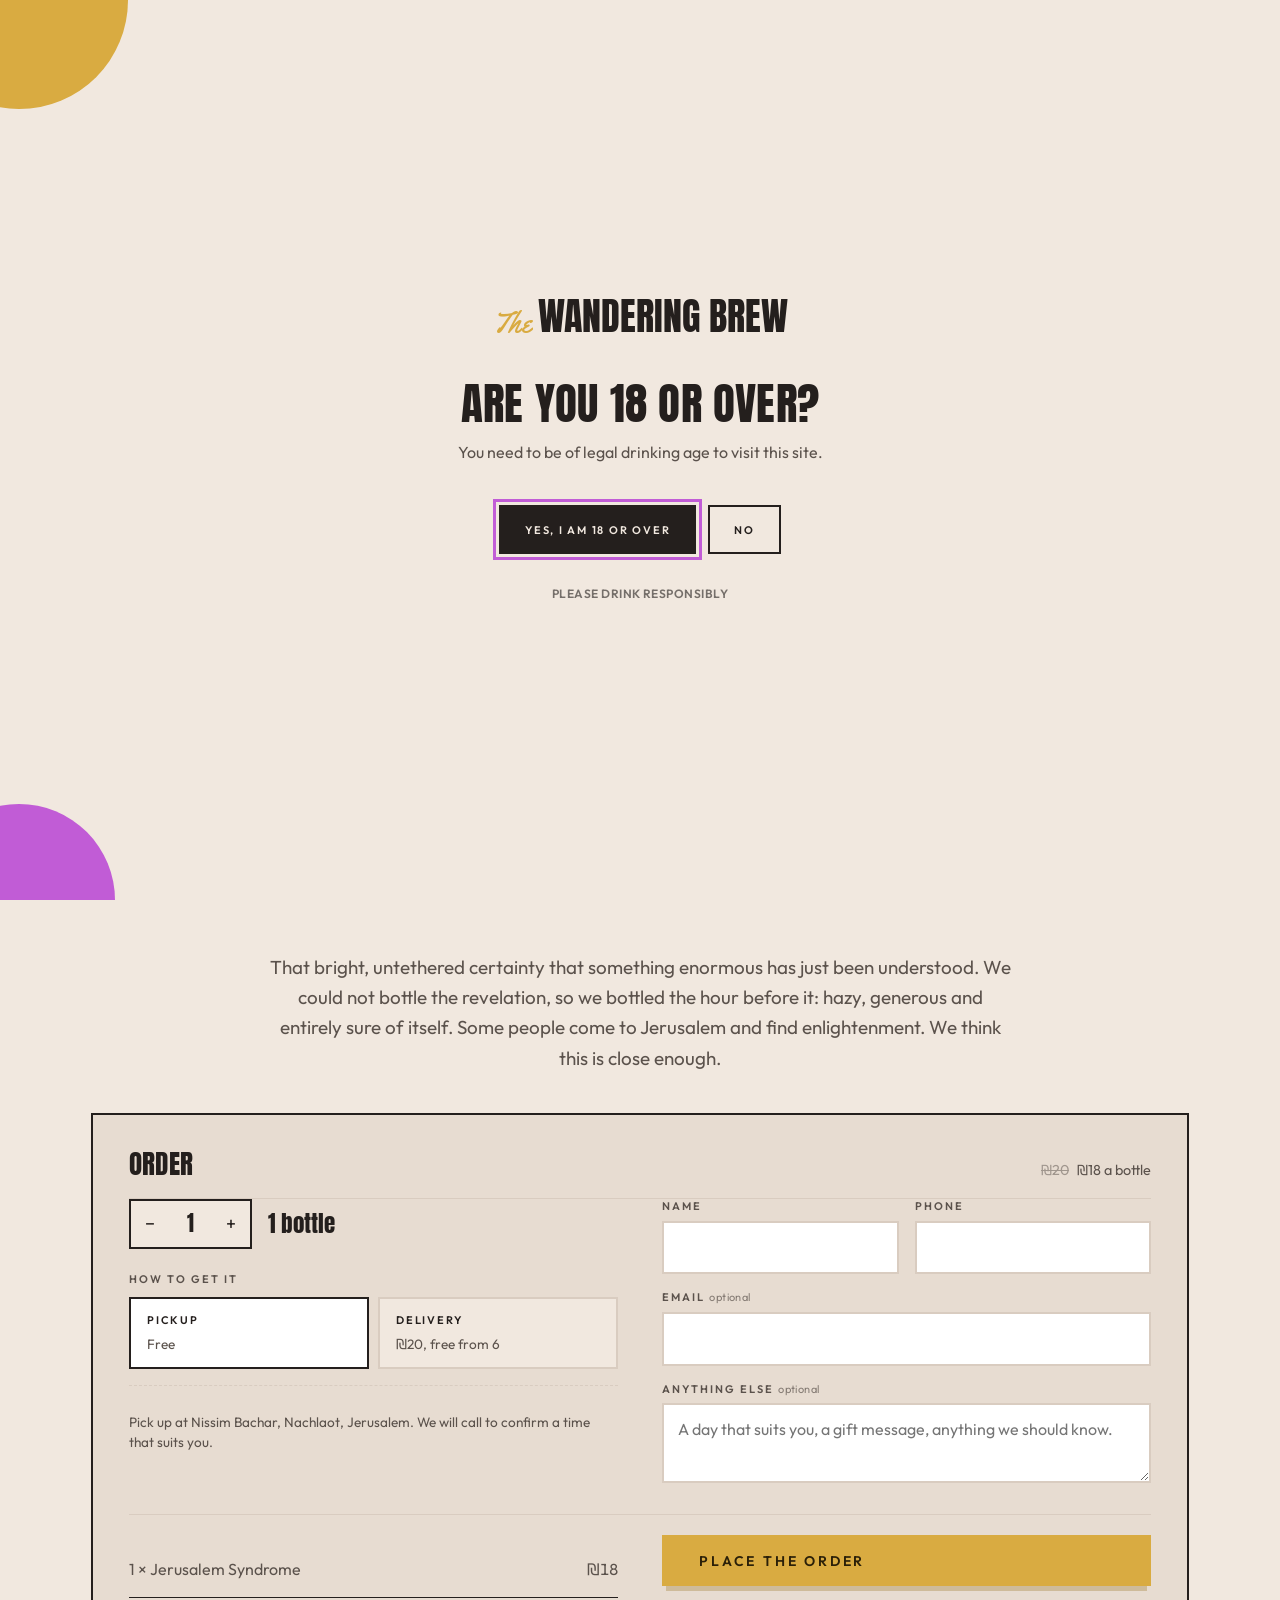
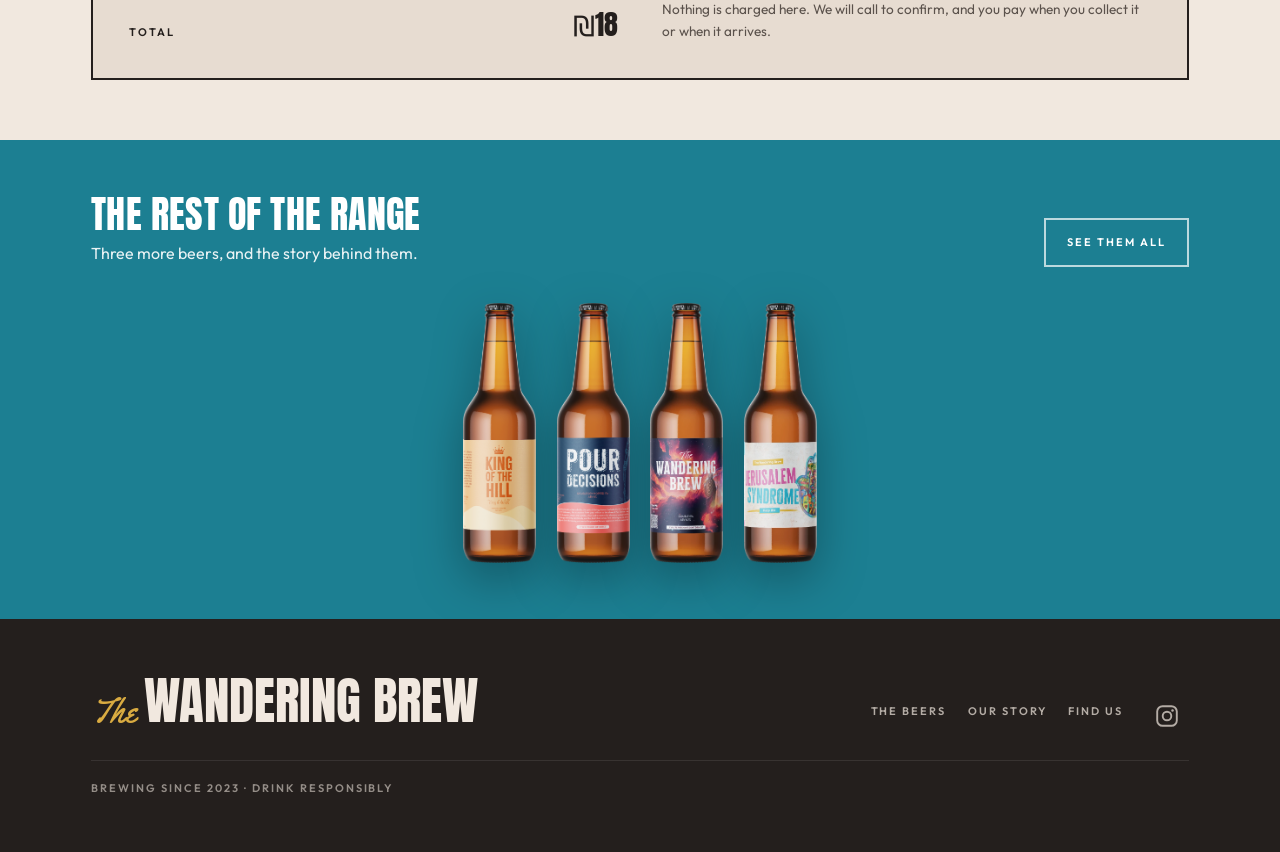
<file: index.html>
<!doctype html>
<html lang="en">
<head>
<meta charset="utf-8">
<meta name="viewport" content="width=device-width,initial-scale=1,viewport-fit=cover">
<title>The Wandering Brew — Jerusalem Syndrome, out now</title>
<meta name="description" content="Jerusalem Syndrome, a hazy IPA from The Wandering Brew. Order by the bottle for pickup, or delivery in central Jerusalem.">
<link rel="canonical" href="https://thewanderingbrew.co.il/">
<meta name="theme-color" content="#F1E8DF">
<link rel="icon" href="/favicon-32.png" sizes="32x32" type="image/png">
<link rel="icon" href="/favicon-16.png" sizes="16x16" type="image/png">
<link rel="apple-touch-icon" href="/apple-touch-icon.png">

<meta property="og:type" content="website">
<meta property="og:site_name" content="The Wandering Brew">
<meta property="og:title" content="The Wandering Brew — Jerusalem Syndrome, out now">
<meta property="og:description" content="A hazy IPA, sold by the bottle. Pickup, or delivery in central Jerusalem.">
<meta property="og:url" content="https://thewanderingbrew.co.il/">
<meta property="og:image" content="https://thewanderingbrew.co.il/og.jpg">
<meta property="og:image:width" content="1200">
<meta property="og:image:height" content="630">
<meta name="twitter:card" content="summary_large_image">

<link rel="preconnect" href="https://fonts.googleapis.com">
<link rel="preconnect" href="https://fonts.gstatic.com" crossorigin>
<link rel="stylesheet" href="https://fonts.googleapis.com/css2?family=Anton&family=Outfit:wght@300..700&family=Yellowtail&display=swap">
<link rel="stylesheet" href="site.css">
<script>
(function(){
  try{ if(localStorage.getItem('twb-age-ok') === '1') return; }catch(e){}
  document.documentElement.className += ' needs-age-check';
})();
</script>
</head>
<body>
<div class="agegate" id="agegate" role="dialog" aria-modal="true" aria-labelledby="agegate-q">
  <div class="blob gold" aria-hidden="true"></div>
  <div class="blob orchid" aria-hidden="true"></div>
  <div class="agegate-inner">
    <div class="mark-lg"><span class="script">The</span><span class="name">Wandering Brew</span></div>
    <h2 id="agegate-q">Are you 18 or over?</h2>
    <p>You need to be of legal drinking age to visit this site.</p>
    <div class="agegate-actions">
      <button type="button" id="age-yes">Yes, I am 18 or over</button>
      <button type="button" class="no" id="age-no">No</button>
    </div>
    <div class="denied">
      <p style="margin:0">Come back when you are 18. We will still be here, probably with a new beer.</p>
    </div>
    <div class="legal lbl">Please drink responsibly</div>
  </div>
</div>

<header class="topbar">
  <div class="wrap">
    <a class="mark" href="/"><span class="script">The</span><span class="name">Wandering Brew</span></a>
    <nav>
      <a href="about.html">The beers</a>
      <a href="about.html#story">Our story</a>
      <a href="about.html#find">Find us</a>
      <a class="cartlink" href="checkout.html" data-cart-link hidden>Cart <span class="cart-n">(<i data-cart-count>0</i>)</span></a>
    </nav>
  </div>
</header>

<main id="top">

  <section class="hb">
    <div class="wrap">

      <div class="hb-art">
        <img src="img/bottle-jerusalem-syndrome.png" width="333" height="1182"
             alt="A bottle of Jerusalem Syndrome, its watercolour hamsa label on plaster.">
      </div>

      <div class="hb-copy">
        <div class="chip chip-gold">The Wandering Brew</div>
        <h1><span class="j">Jerusalem</span><span class="s">Syndrome</span></h1>
        <svg class="brush" viewBox="0 0 320 16" aria-hidden="true">
          <path d="M3 11 C60 4, 120 13, 178 7 C226 2, 274 10, 316 5"
                fill="none" stroke="var(--gold)" stroke-width="7" stroke-linecap="round"/>
        </svg>
        <div class="chip-row">
          <span class="chip chip-cyan">Hazy IPA</span>
          <span class="chip chip-cyan">5.6%</span>
        </div>
        <p class="hb-line">A little journey in every pour.</p>

        <div class="hb-go">
          <div class="price">
            <s>&#8362;20</s><b>&#8362;18</b><i>a bottle</i>
          </div>
          <a class="btn btn-go" href="#order-zone" data-go>Order now <span aria-hidden="true">&rarr;</span></a>
        </div>
        <p class="hb-note">Pickup in Nachlaot, or delivery in central Jerusalem &mdash; free from 6 bottles.</p>
      </div>

    </div>
    <div class="facts">
      <span>Hazy IPA</span><span>Bold flavour</span><span>Good vibes</span>
    </div>
  </section>

  <section class="orderzone" id="order-zone">
    <div class="wrap">
      <p class="pitch">That bright, untethered certainty that something enormous has just been understood. We could not bottle the revelation, so we bottled the hour before it: hazy, generous and entirely sure of itself. Some people come to Jerusalem and find enlightenment. We think this is close enough.</p>

      <form class="order" id="order" novalidate>
        <div class="order-head">
          <h2>Order</h2>
          <div class="each"><s>&#8362;20</s> &#8362;18 a bottle</div>
        </div>

        <div class="order-grid">
          <div class="og-col">
            <div class="row row-qty">
              <div class="qty" role="group" aria-label="Number of bottles">
                <button type="button" class="qty-btn" data-step="-1" aria-label="One fewer">&minus;</button>
                <input class="qty-n" id="qty" name="qty" type="number" inputmode="numeric"
                       min="1" max="24" step="1" value="1" aria-label="Bottles">
                <button type="button" class="qty-btn" data-step="1" aria-label="One more">+</button>
              </div>
              <div class="sum" data-bottles>1 bottle</div>
            </div>

            <div class="row">
              <div class="lbl">How to get it</div>
              <div class="seg">
                <input type="radio" name="method" id="m-pickup" value="pickup" checked>
                <label for="m-pickup"><span class="t">Pickup</span><span class="d" data-pickup-d>Free</span></label>
                <input type="radio" name="method" id="m-delivery" value="delivery">
                <label for="m-delivery"><span class="t">Delivery</span><span class="d" data-delivery-d>Central Jerusalem</span></label>
              </div>

              <div class="panel" id="pickup-panel">
                <p class="hint" data-pickup-note></p>
              </div>

              <div class="panel" id="delivery-panel" hidden>
                <div class="field" style="margin-top:0">
                  <label class="lbl" for="address">Delivery address</label>
                  <textarea id="address" name="address" autocomplete="street-address"
                            placeholder="Street and number, apartment, neighbourhood"></textarea>
                </div>
                <p class="hint" data-delivery-note></p>
              </div>
            </div>
          </div>

          <div class="og-col">
            <div class="field pair">
              <div>
                <label class="lbl" for="name">Name</label>
                <input id="name" name="name" autocomplete="name" required>
              </div>
              <div>
                <label class="lbl" for="phone">Phone</label>
                <input id="phone" name="phone" type="tel" autocomplete="tel" required>
              </div>
            </div>
            <div class="field">
              <label class="lbl" for="email">Email <span class="opt">optional</span></label>
              <input id="email" name="email" type="email" autocomplete="email">
            </div>
            <div class="field">
              <label class="lbl" for="notes">Anything else <span class="opt">optional</span></label>
              <textarea id="notes" name="notes" placeholder="A day that suits you, a gift message, anything we should know."></textarea>
            </div>
          </div>
        </div>

        <div class="hp" aria-hidden="true">
          <label>Company <input id="company" name="company" tabindex="-1" autocomplete="off"></label>
        </div>

        <div class="order-foot">
          <div class="totals" data-totals></div>
          <div class="order-go">
            <button class="btn btn-go" type="submit" id="send">Place the order</button>
            <p class="err" id="err" role="alert" hidden></p>
            <p class="pay-note">Nothing is charged here. We will call to confirm, and you pay when you collect it or when it arrives.</p>
          </div>
        </div>
      </form>

      <div class="order order-done" id="done" hidden>
        <h2>Order received</h2>
        <p>Thanks &mdash; we have it. We will call you on <b data-done-phone></b> to confirm.</p>
        <div class="totals" data-done-totals></div>
      </div>

      <div class="order" id="fallback" hidden>
        <h2>Almost there</h2>
        <p style="color:var(--ink-2);margin-top:.5rem">We could not send this from the site, so your mail app should have opened with the order in it. If it did not, copy the order below and send it to <a href="mailto:info@thewanderingbrew.co.il">info@thewanderingbrew.co.il</a>.</p>
        <pre id="fallback-text" style="white-space:pre-wrap;font:inherit;background:var(--plaster-2);padding:1rem;margin-top:1rem"></pre>
        <button class="btn" type="button" id="copy">Copy it</button>
      </div>
    </div>
  </section>

  <section class="range">
    <div class="wrap">
      <div class="range-head">
        <div>
          <h2>The rest of the range</h2>
          <p>Three more beers, and the story behind them.</p>
        </div>
        <a class="more" href="about.html">See them all</a>
      </div>
      <div class="range-bottles" aria-hidden="true">
        <img src="img/bottle-king-of-the-hill.png" alt="">
        <img src="img/bottle-pour-decisions.png" alt="">
        <img src="img/bottle-wandering-brew.png" alt="">
        <img src="img/bottle-jerusalem-syndrome.png" alt="">
      </div>
    </div>
  </section>

</main>

<footer>
  <div class="wrap">
    <div class="foot-top">
      <div class="foot-mark"><span class="script">The</span><span class="name">Wandering Brew</span></div>
      <nav class="foot-nav lbl">
        <a href="about.html">The beers</a>
        <a href="about.html#story">Our story</a>
        <a href="about.html#find">Find us</a>
        <a class="social" href="https://instagram.com/the_wanderingbrew" rel="me noopener" target="_blank"
           aria-label="The Wandering Brew on Instagram"><svg class="ig" viewBox="0 0 24 24" fill="none" stroke="currentColor" stroke-width="1.9" stroke-linecap="round" stroke-linejoin="round" aria-hidden="true" focusable="false"><rect x="2.2" y="2.2" width="19.6" height="19.6" rx="5.4"/><circle cx="12" cy="12" r="4.3"/><circle cx="17.5" cy="6.5" r="1.25" fill="currentColor" stroke="none"/></svg></a>
      </nav>
    </div>
    <div class="foot-legal lbl">
      <span>Brewing since 2023 · Drink responsibly</span>
    </div>
  </div>
</footer>

<script src="delivery.js"></script>
<script src="age.js"></script>
<script src="order.js"></script>
</body>
</html>
</file>
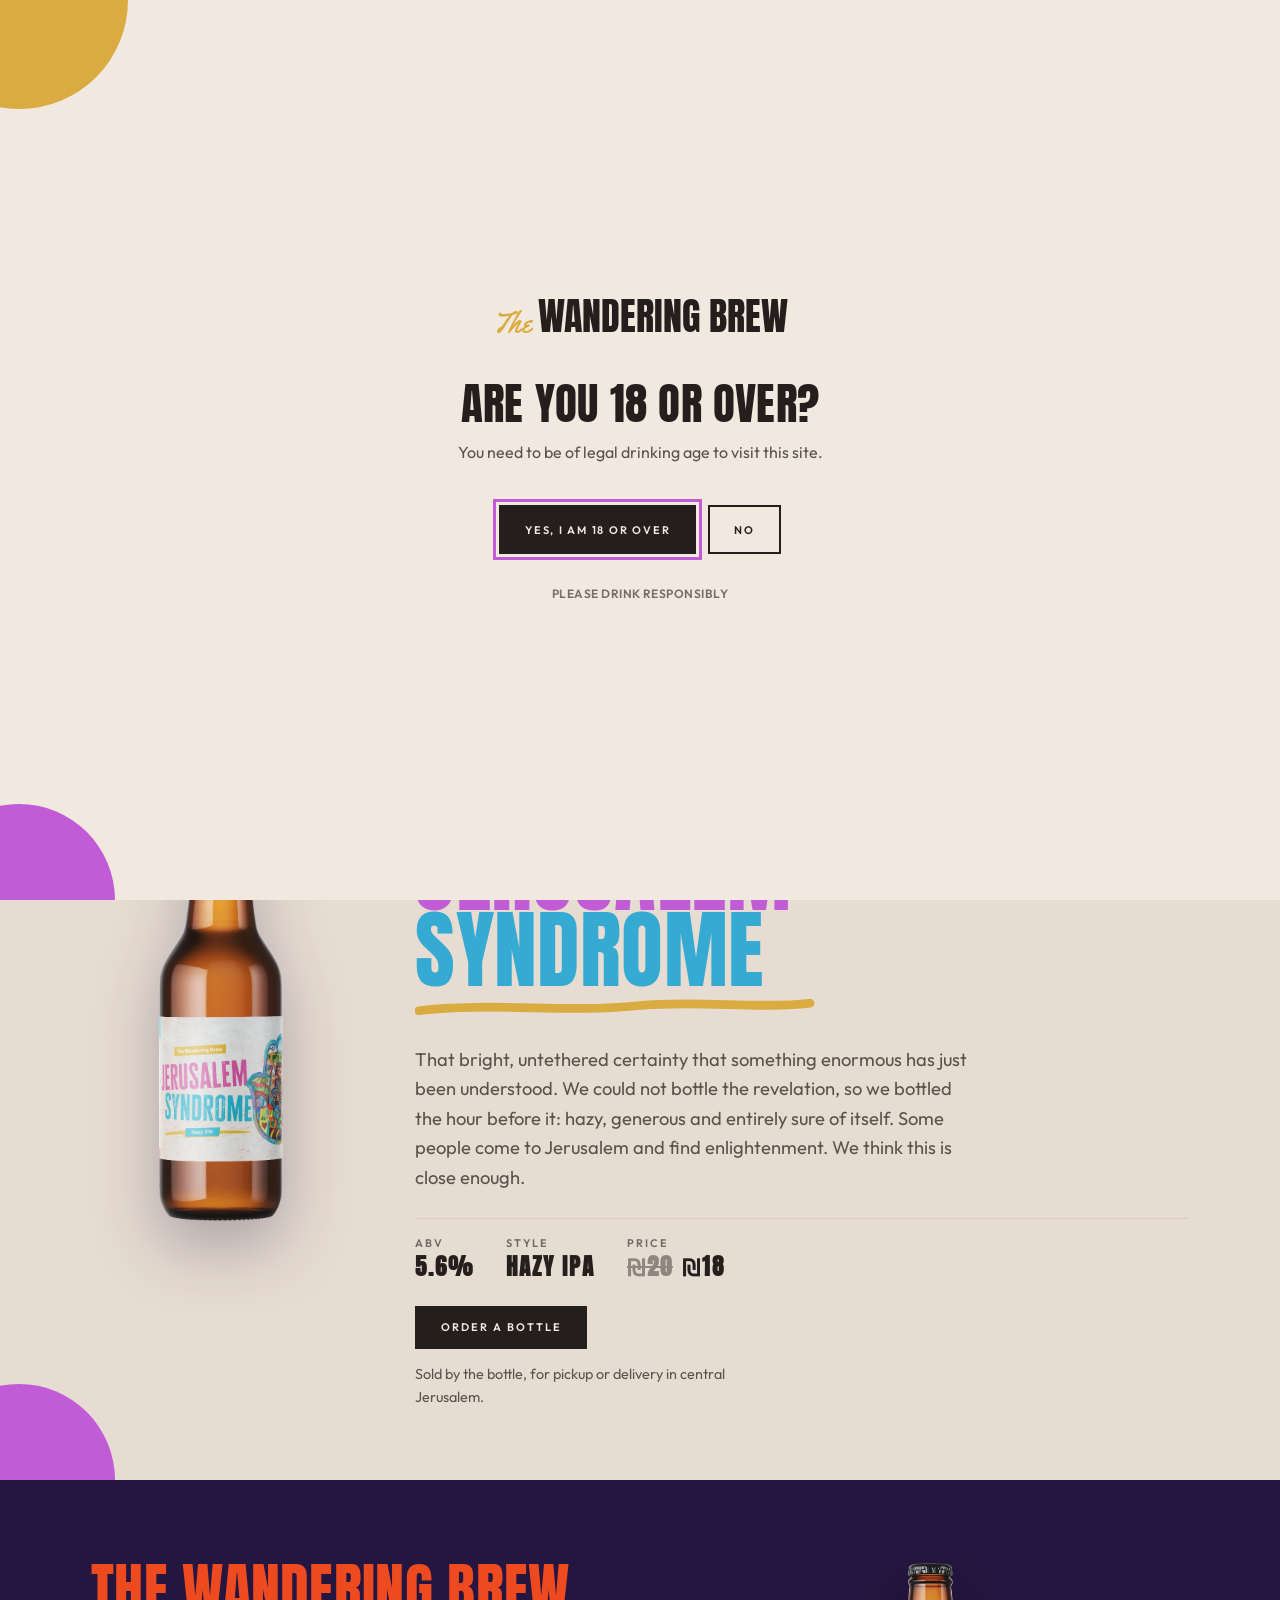
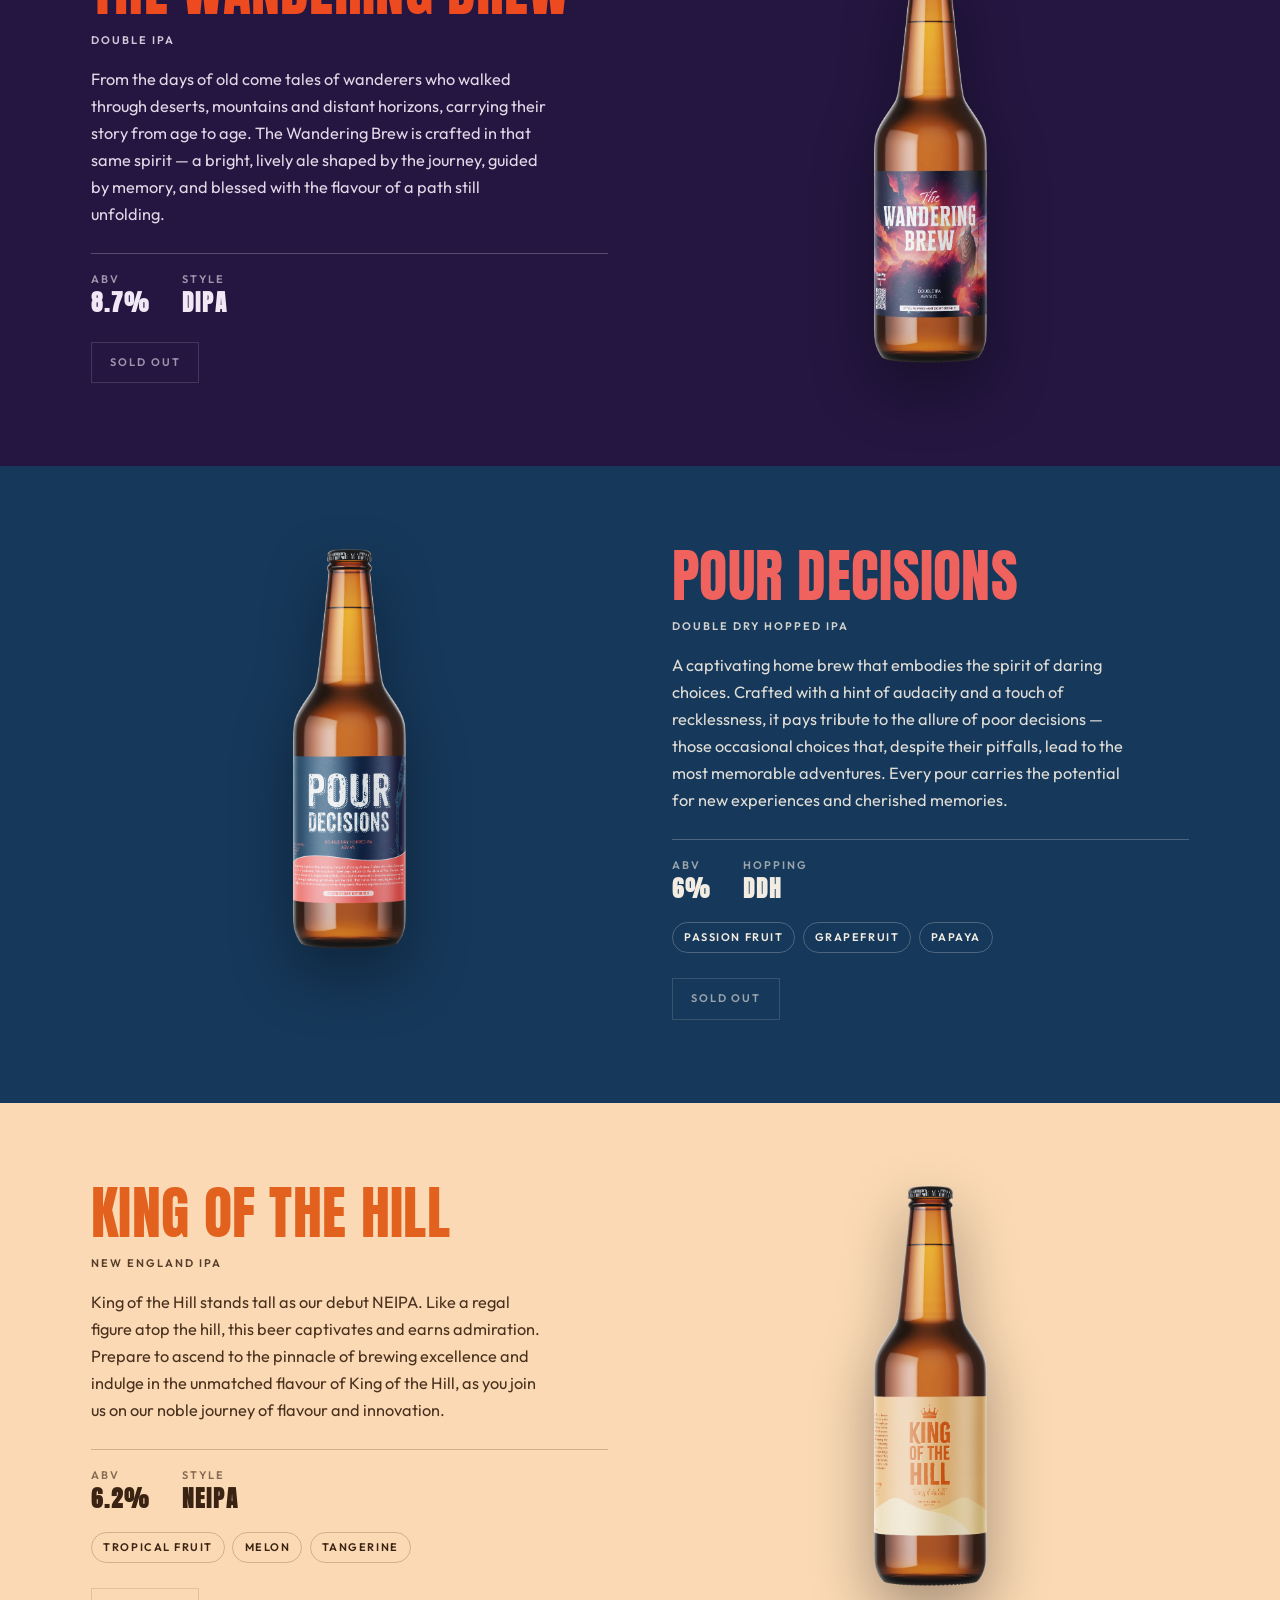
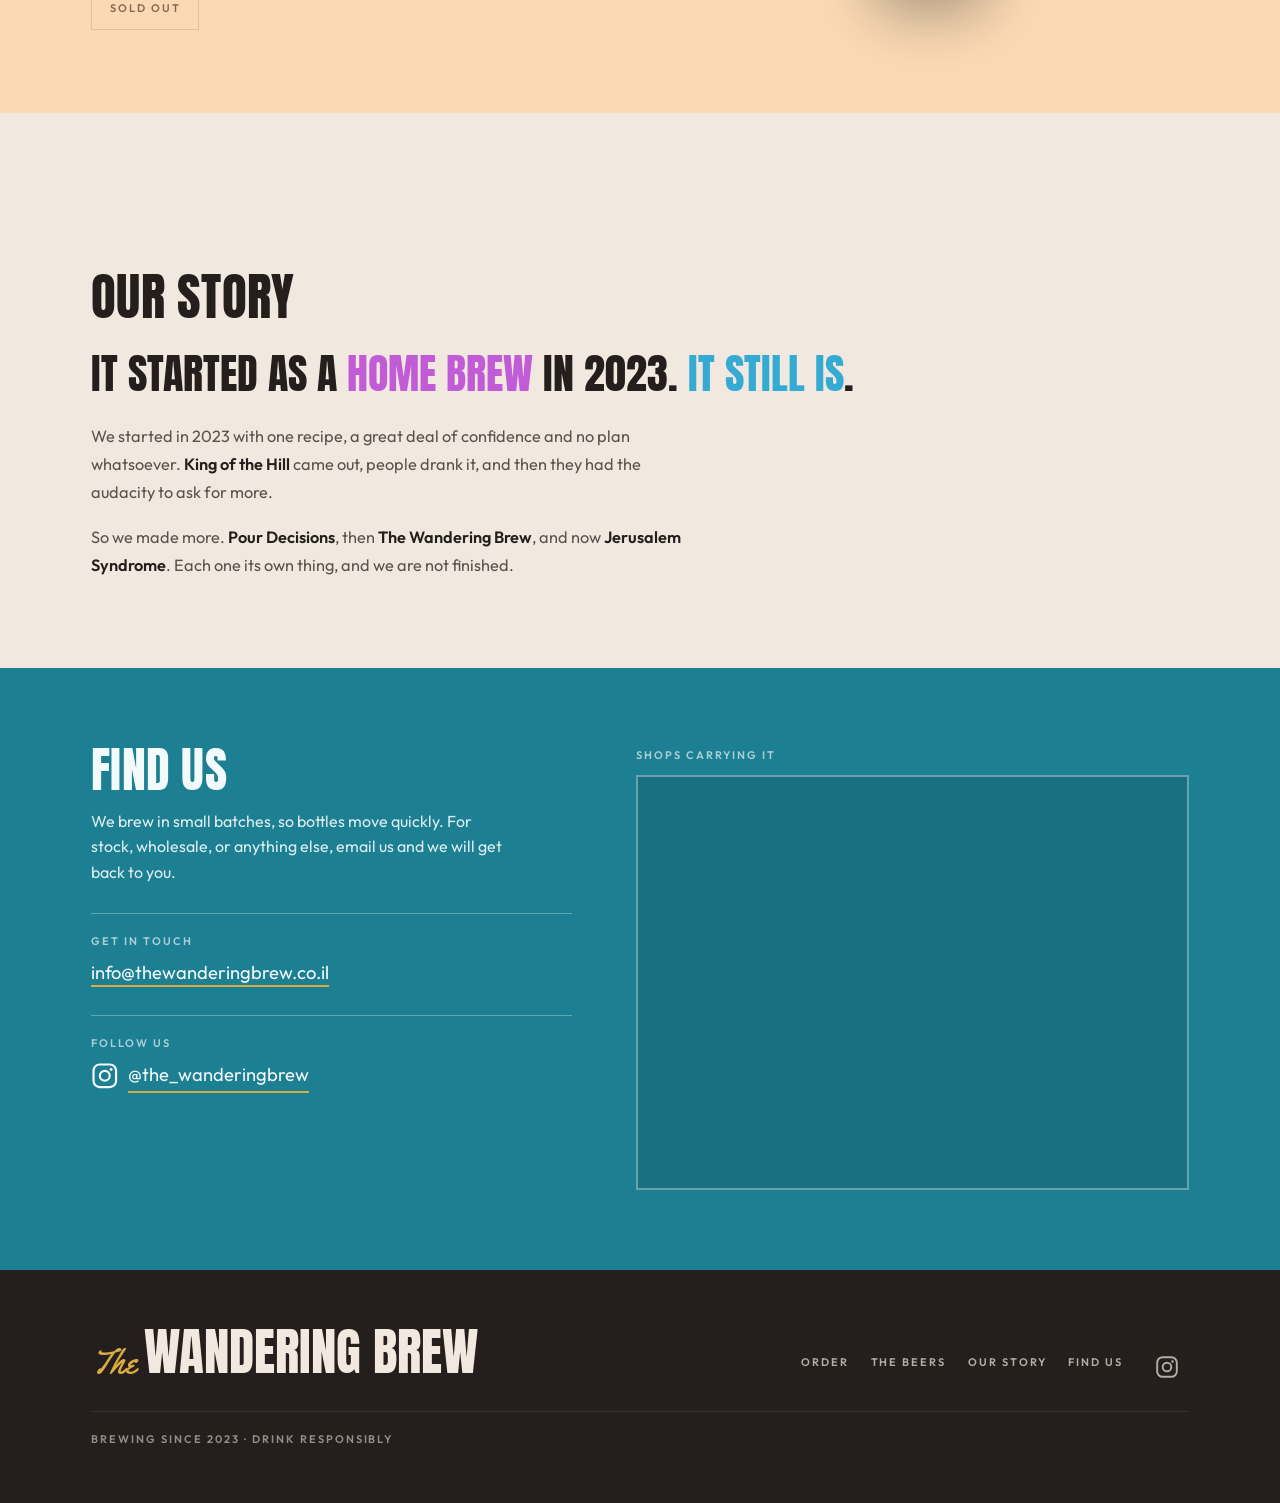
<file: about.html>
<!doctype html>
<html lang="en">
<head>
<meta charset="utf-8">
<meta name="viewport" content="width=device-width,initial-scale=1,viewport-fit=cover">
<title>The beers and our story — The Wandering Brew</title>
<meta name="description" content="Jerusalem Syndrome, The Wandering Brew, Pour Decisions and King of the Hill — the four beers, the story behind them, and where to find us.">
<link rel="canonical" href="https://thewanderingbrew.co.il/about.html">
<meta name="theme-color" content="#F1E8DF">
<link rel="icon" href="/favicon-32.png" sizes="32x32" type="image/png">
<link rel="icon" href="/favicon-16.png" sizes="16x16" type="image/png">
<link rel="apple-touch-icon" href="/apple-touch-icon.png">

<meta property="og:type" content="website">
<meta property="og:site_name" content="The Wandering Brew">
<meta property="og:title" content="The beers and our story — The Wandering Brew">
<meta property="og:description" content="Four beers, the story behind them, and where to find us.">
<meta property="og:url" content="https://thewanderingbrew.co.il/about.html">
<meta property="og:image" content="https://thewanderingbrew.co.il/og.jpg">
<meta property="og:image:width" content="1200">
<meta property="og:image:height" content="630">
<meta name="twitter:card" content="summary_large_image">

<link rel="preconnect" href="https://fonts.googleapis.com">
<link rel="preconnect" href="https://fonts.gstatic.com" crossorigin>
<link rel="stylesheet" href="https://fonts.googleapis.com/css2?family=Anton&family=Outfit:wght@300..700&family=Yellowtail&display=swap">
<link rel="stylesheet" href="site.css">
<script>
(function(){
  try{ if(localStorage.getItem('twb-age-ok') === '1') return; }catch(e){}
  document.documentElement.className += ' needs-age-check';
})();
</script>
</head>
<body>
<div class="agegate" id="agegate" role="dialog" aria-modal="true" aria-labelledby="agegate-q">
  <div class="blob gold" aria-hidden="true"></div>
  <div class="blob orchid" aria-hidden="true"></div>
  <div class="agegate-inner">
    <div class="mark-lg"><span class="script">The</span><span class="name">Wandering Brew</span></div>
    <h2 id="agegate-q">Are you 18 or over?</h2>
    <p>You need to be of legal drinking age to visit this site.</p>
    <div class="agegate-actions">
      <button type="button" id="age-yes">Yes, I am 18 or over</button>
      <button type="button" class="no" id="age-no">No</button>
    </div>
    <div class="denied">
      <p style="margin:0">Come back when you are 18. We will still be here, probably with a new beer.</p>
    </div>
    <div class="legal lbl">Please drink responsibly</div>
  </div>
</div>

<header class="topbar">
  <div class="wrap">
    <a class="mark" href="/"><span class="script">The</span><span class="name">Wandering Brew</span></a>
    <nav>
      <a href="#beers">The beers</a>
      <a href="#story">Our story</a>
      <a href="#find">Find us</a>
      <a class="cartlink" href="/">Order</a>
    </nav>
  </div>
</header>

<main id="top">

  <section class="opener">
    <div class="wrap">
      <div class="opener-copy">
        <h1 class="wordmark"><span class="script">The</span><span class="name">Wandering Brew</span></h1>
        <p class="opener-line">A little journey in every pour.</p>
      </div>
    </div>
    <div class="opener-bottles" aria-hidden="true">
      <img src="img/bottle-king-of-the-hill.png" alt="">
      <img src="img/bottle-pour-decisions.png" alt="">
      <img src="img/bottle-wandering-brew.png" alt="">
      <img src="img/bottle-jerusalem-syndrome.png" alt="">
    </div>
  </section>

  <div class="hero" id="beers">
    <div class="blob gold" aria-hidden="true"></div>
    <div class="blob orchid" aria-hidden="true"></div>
    <div class="wrap">
      <div class="hero-art">
        <img src="img/bottle-jerusalem-syndrome.png" alt="A bottle of Jerusalem Syndrome, its watercolour hamsa label on plaster.">
      </div>
      <div>
        <div class="tag lbl">New release</div>
        <h2><span class="j">Jerusalem</span><span class="s">Syndrome</span></h2>
        <svg class="brush" viewBox="0 0 320 16" aria-hidden="true">
          <path d="M3 11 C60 4, 120 13, 178 7 C226 2, 274 10, 316 5"
                fill="none" stroke="var(--gold)" stroke-width="7" stroke-linecap="round"/>
        </svg>
        <p class="blurb">That bright, untethered certainty that something enormous has just been understood. We could not bottle the revelation, so we bottled the hour before it: hazy, generous and entirely sure of itself. Some people come to Jerusalem and find enlightenment. We think this is close enough.</p>
        <div class="specs lbl" style="--hair:var(--line)">
          <div><span class="k">ABV</span><span class="v">5.6%</span></div>
          <div><span class="k">Style</span><span class="v">Hazy IPA</span></div>
          <div><span class="k">Price</span><span class="v"><s>&#8362;20</s> &#8362;18</span></div>
        </div>
        <div class="buy"><a class="btn" href="/" style="text-decoration:none;display:inline-block">Order a bottle</a></div>
        <p class="buy-note">Sold by the bottle, for pickup or delivery in central Jerusalem.</p>
      </div>
    </div>
  </div>

  <article class="beer flip" style="--bg:var(--cosmic);--fg:#F0E9F5;--accent:var(--fire);--hair:rgba(240,233,245,.25)">
    <div class="wrap">
      <div class="media">
        <div class="bottle">
          <img src="img/bottle-wandering-brew.png" alt="A bottle of The Wandering Brew, a robed figure walking into a burning nebula.">
        </div>
      </div>
      <div>
        <h3>The Wandering Brew</h3>
        <div class="style lbl">Double IPA</div>
        <p class="desc">From the days of old come tales of wanderers who walked through deserts, mountains and distant horizons, carrying their story from age to age. The Wandering Brew is crafted in that same spirit — a bright, lively ale shaped by the journey, guided by memory, and blessed with the flavour of a path still unfolding.</p>
        <div class="specs lbl">
          <div><span class="k">ABV</span><span class="v">8.7%</span></div>
          <div><span class="k">Style</span><span class="v">DIPA</span></div>
        </div>
        <div class="buy"><span class="soldout lbl">Sold out</span></div>
      </div>
    </div>
  </article>

  <article class="beer" style="--bg:var(--navy);--fg:#F2ECE2;--accent:var(--coral);--hair:rgba(242,236,226,.25)">
    <div class="wrap">
      <div class="media">
        <div class="bottle">
          <img src="img/bottle-pour-decisions.png" alt="A bottle of Pour Decisions, navy label with distressed white lettering.">
        </div>
      </div>
      <div>
        <h3>Pour Decisions</h3>
        <div class="style lbl">Double dry hopped IPA</div>
        <p class="desc">A captivating home brew that embodies the spirit of daring choices. Crafted with a hint of audacity and a touch of recklessness, it pays tribute to the allure of poor decisions — those occasional choices that, despite their pitfalls, lead to the most memorable adventures. Every pour carries the potential for new experiences and cherished memories.</p>
        <div class="specs lbl">
          <div><span class="k">ABV</span><span class="v">6%</span></div>
          <div><span class="k">Hopping</span><span class="v">DDH</span></div>
        </div>
        <div class="notes">
          <span class="note">Passion fruit</span>
          <span class="note">Grapefruit</span>
          <span class="note">Papaya</span>
        </div>
        <div class="buy"><span class="soldout lbl">Sold out</span></div>
      </div>
    </div>
  </article>

  <article class="beer flip" style="--bg:var(--peach);--fg:#3A2312;--accent:var(--orange);--hair:rgba(58,35,18,.22)">
    <div class="wrap">
      <div class="media">
        <div class="bottle">
          <img src="img/bottle-king-of-the-hill.png" alt="A bottle of King of the Hill, peach label with a crown.">
        </div>
      </div>
      <div>
        <h3>King of the Hill</h3>
        <div class="style lbl">New England IPA</div>
        <p class="desc">King of the Hill stands tall as our debut NEIPA. Like a regal figure atop the hill, this beer captivates and earns admiration. Prepare to ascend to the pinnacle of brewing excellence and indulge in the unmatched flavour of King of the Hill, as you join us on our noble journey of flavour and innovation.</p>
        <div class="specs lbl">
          <div><span class="k">ABV</span><span class="v">6.2%</span></div>
          <div><span class="k">Style</span><span class="v">NEIPA</span></div>
        </div>
        <div class="notes">
          <span class="note">Tropical fruit</span>
          <span class="note">Melon</span>
          <span class="note">Tangerine</span>
        </div>
        <div class="buy"><span class="soldout lbl">Sold out</span></div>
      </div>
    </div>
  </article>

  <section class="story" id="story">
    <div class="wrap">
      <div class="sec-head" style="padding-bottom:0">
        <h2>Our story</h2>
      </div>
      <div class="story-grid" style="margin-top:2rem">
        <div>
          <p class="pull">It started as a <i>home brew</i> in 2023. <em>It still is</em>.</p>
          <div class="prose">
            <p>We started in 2023 with one recipe, a great deal of confidence and no plan whatsoever. <b>King of the Hill</b> came out, people drank it, and then they had the audacity to ask for more.</p>
            <p>So we made more. <b>Pour Decisions</b>, then <b>The Wandering Brew</b>, and now <b>Jerusalem Syndrome</b>. Each one its own thing, and we are not finished.</p>
          </div>
        </div>
      </div>
    </div>
  </section>

  <section class="find" id="find">
    <div class="wrap">
      <div class="find-grid">
        <div>
          <h2>Find us</h2>
          <p>We brew in small batches, so bottles move quickly. For stock, wholesale, or anything else, email us and we will get back to you.</p>
          <div class="slot">
            <div class="lbl">Get in touch</div>
            <a href="mailto:info@thewanderingbrew.co.il">info@thewanderingbrew.co.il</a>
          </div>
          <div class="slot">
            <div class="lbl">Follow us</div>
            <a class="social" href="https://instagram.com/the_wanderingbrew" rel="me noopener" target="_blank">
              <svg class="ig" viewBox="0 0 24 24" fill="none" stroke="currentColor" stroke-width="1.9" stroke-linecap="round" stroke-linejoin="round" aria-hidden="true" focusable="false"><rect x="2.2" y="2.2" width="19.6" height="19.6" rx="5.4"/><circle cx="12" cy="12" r="4.3"/><circle cx="17.5" cy="6.5" r="1.25" fill="currentColor" stroke="none"/></svg><span>&#64;the_wanderingbrew</span>
            </a>
          </div>
        </div>
        <div class="map" data-map hidden>
          <div class="lbl map-lbl">Shops carrying it</div>
          <div class="map-frame">
            <iframe title="Map of the shops carrying The Wandering Brew"
                    loading="lazy" allowfullscreen
                    referrerpolicy="no-referrer-when-downgrade" src="about:blank"></iframe>
          </div>
        </div>
      </div>
    </div>
  </section>

</main>

<footer>
  <div class="wrap">
    <div class="foot-top">
      <div class="foot-mark"><span class="script">The</span><span class="name">Wandering Brew</span></div>
      <nav class="foot-nav lbl">
        <a href="/">Order</a>
        <a href="#beers">The beers</a>
        <a href="#story">Our story</a>
        <a href="#find">Find us</a>
        <a class="social" href="https://instagram.com/the_wanderingbrew" rel="me noopener" target="_blank"
           aria-label="The Wandering Brew on Instagram"><svg class="ig" viewBox="0 0 24 24" fill="none" stroke="currentColor" stroke-width="1.9" stroke-linecap="round" stroke-linejoin="round" aria-hidden="true" focusable="false"><rect x="2.2" y="2.2" width="19.6" height="19.6" rx="5.4"/><circle cx="12" cy="12" r="4.3"/><circle cx="17.5" cy="6.5" r="1.25" fill="currentColor" stroke="none"/></svg></a>
      </nav>
    </div>
    <div class="foot-legal lbl">
      <span>Brewing since 2023 · Drink responsibly</span>
    </div>
  </div>
</footer>

<script src="age.js"></script>
<script>
/* Stockist map.
   Build the map once at google.com/mymaps: drop a pin on every shop that carries
   the beer, set the map to "Anyone with the link", then Share > Embed on my site
   and copy the value of mid= out of the iframe Google gives you. Paste that value
   between the quotes below and the map appears in Find us. Adding a shop after
   that is a pin on the map - nothing here has to change.
   Leave it empty and the map stays hidden rather than showing a broken frame. */
(function(){
  var MAP_ID = '1L01fd9_-ZyZUh4Im0rtZZPGQC8Old5I';
  if(!MAP_ID) return;
  var box = document.querySelector('[data-map]');
  if(!box) return;
  box.querySelector('iframe').src = 'https://www.google.com/maps/d/embed?mid=' + encodeURIComponent(MAP_ID);
  box.hidden = false;
  document.querySelector('.find').className = 'find has-map';
})();
</script>
</body>
</html>
</file>
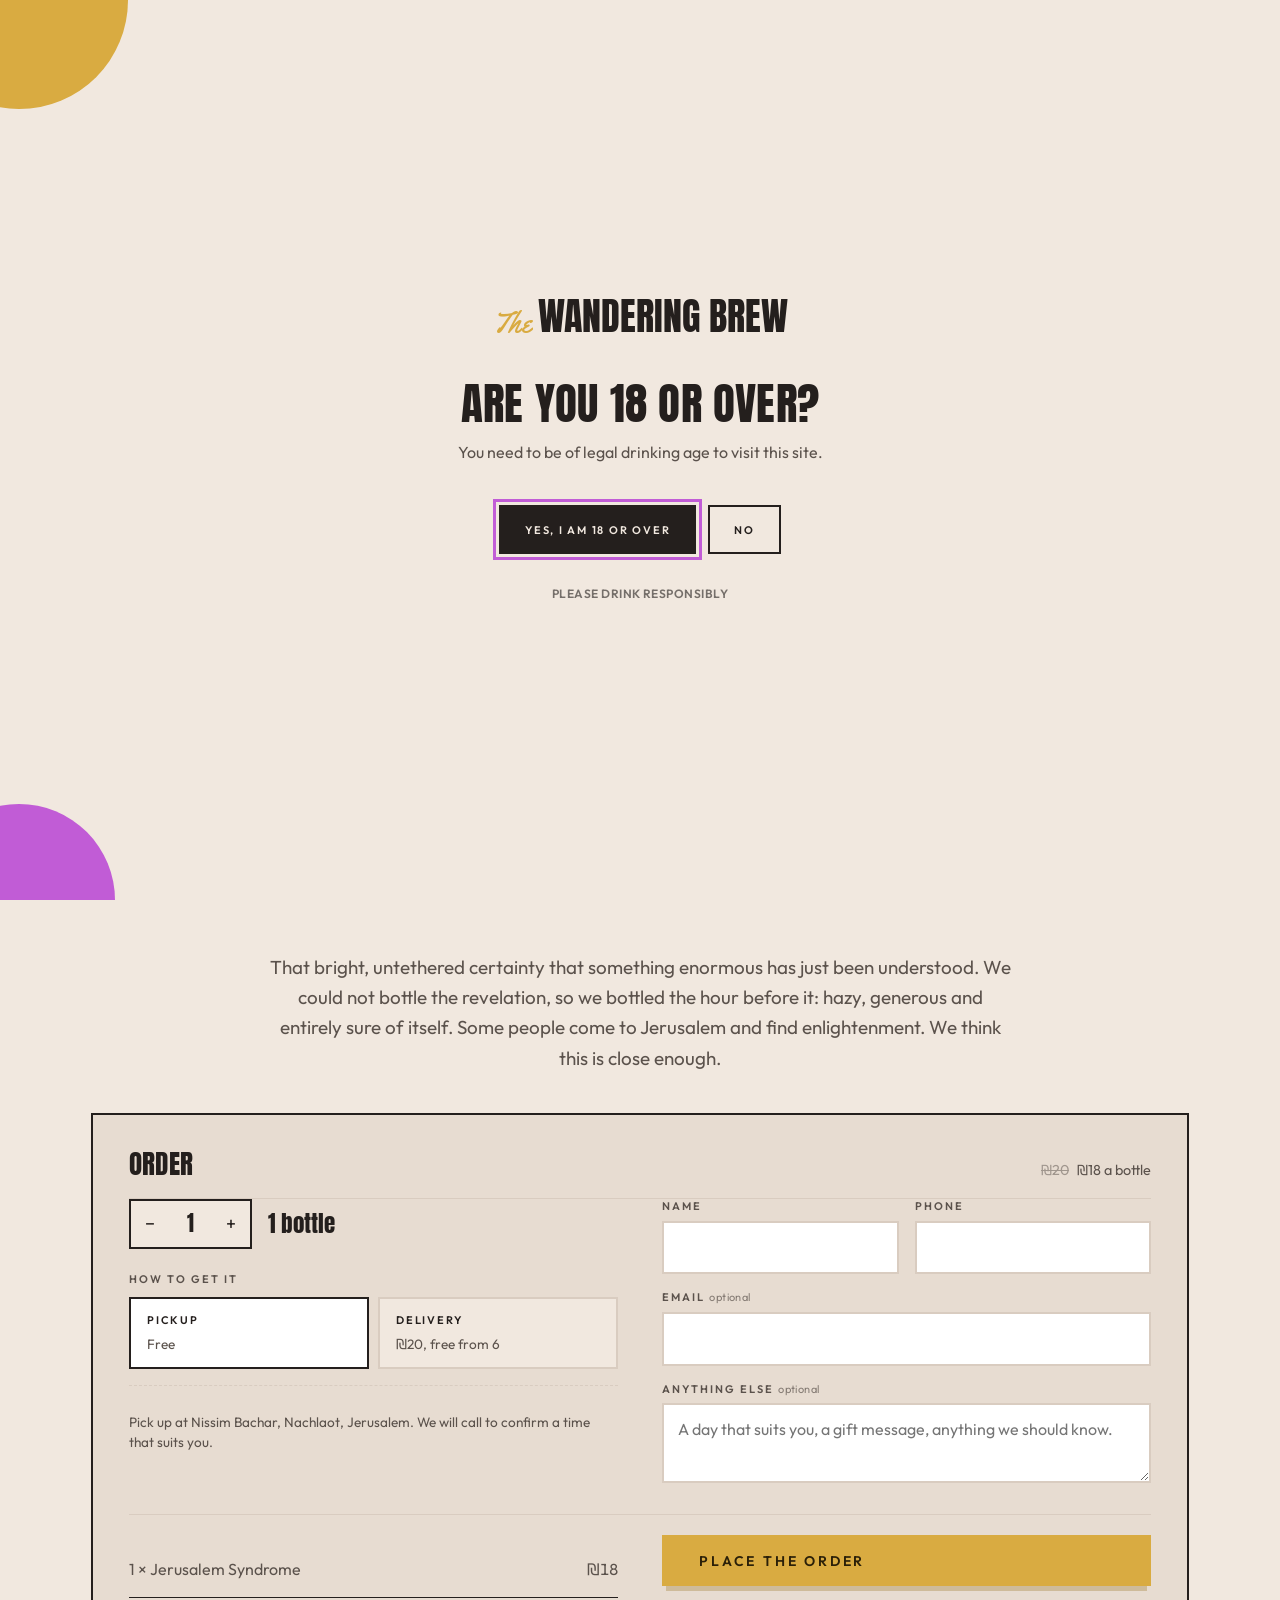
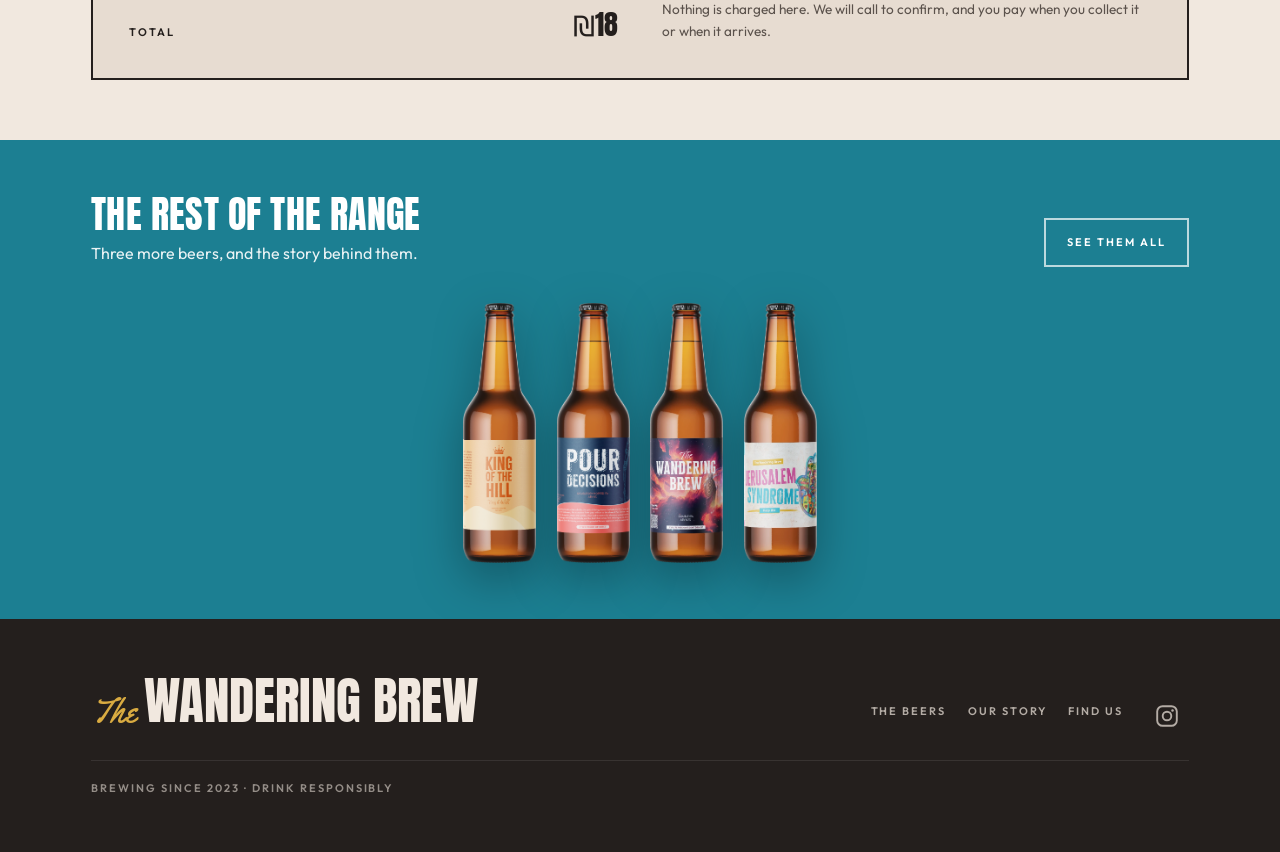
<file: checkout.html>
<!doctype html>
<html lang="en">
<head>
<meta charset="utf-8">
<meta name="viewport" content="width=device-width,initial-scale=1,viewport-fit=cover">
<title>Your order — The Wandering Brew</title>
<meta name="robots" content="noindex">
<meta name="theme-color" content="#F1E8DF">
<link rel="icon" href="/favicon-32.png" sizes="32x32" type="image/png">
<link rel="icon" href="/favicon-16.png" sizes="16x16" type="image/png">
<link rel="apple-touch-icon" href="/apple-touch-icon.png">
<link rel="preconnect" href="https://fonts.googleapis.com">
<link rel="preconnect" href="https://fonts.gstatic.com" crossorigin>
<link rel="stylesheet" href="https://fonts.googleapis.com/css2?family=Anton&family=Outfit:wght@300..700&family=Yellowtail&display=swap">
<style>
:root{
  color-scheme:light;
  --plaster:#F1E8DF; --plaster-2:#E7DCD1;
  --ink:#241F1D; --ink-2:#5B524C; --muted:#8C8078; --line:#D9CCC0;
  --orchid:#C15CD6; --cyan:#35AAD3; --gold:#D9AB41; --teal:#1C7F92;
  --display:"Anton","Arial Narrow",Impact,sans-serif;
  --script:"Yellowtail",cursive;
  --body:"Outfit","Helvetica Neue",Helvetica,Arial,sans-serif;
  --wrap:1200px;
  --gutter:clamp(18px,4vw,56px);
}
*{box-sizing:border-box}
html{-webkit-text-size-adjust:100%}
body{
  margin:0;background:var(--plaster);color:var(--ink);
  font-family:var(--body);font-size:1rem;line-height:1.6;
  -webkit-font-smoothing:antialiased;
}
img{display:block;max-width:100%}
p{margin:0}
a{color:inherit}
[hidden]{display:none!important}
h1,h2,h3{margin:0;font-family:var(--display);font-weight:400;text-transform:uppercase;line-height:.94}
:focus-visible{outline:3px solid var(--orchid);outline-offset:3px}
.wrap{width:100%;max-width:var(--wrap);margin-inline:auto;padding-inline:var(--gutter)}
.script{font-family:var(--script);text-transform:none}
.lbl{font-size:.6875rem;font-weight:600;letter-spacing:.18em;text-transform:uppercase;line-height:1.4}

/* top bar */
.topbar{background:var(--plaster);border-bottom:1px solid var(--line)}
.topbar .wrap{display:flex;align-items:center;gap:1.5rem;min-height:60px;flex-wrap:wrap}
.mark{text-decoration:none;margin-right:auto;display:flex;align-items:baseline;gap:.3rem;white-space:nowrap}
.mark .script{font-size:1.25rem;color:var(--gold);line-height:1}
.mark .name{font-family:var(--display);font-size:1.15rem;text-transform:uppercase}
.back{text-decoration:none;color:var(--ink-2);font-size:.6875rem;font-weight:600;letter-spacing:.16em;text-transform:uppercase}
.back:hover{color:var(--ink)}

/* layout */
main .wrap{padding-block:clamp(2.5rem,6vw,4.5rem)}
h1{font-size:clamp(2.2rem,6vw,3.6rem)}
.lede{margin-top:1rem;color:var(--ink-2);max-width:52ch}
.cols{
  display:grid;gap:clamp(2rem,5vw,4rem);margin-top:clamp(2rem,5vw,3.25rem);
  grid-template-columns:minmax(0,1.05fr) minmax(0,1fr);align-items:start;
}
@media (max-width:860px){.cols{grid-template-columns:1fr}}
h2{font-size:1.5rem;margin-bottom:1.25rem}

/* order lines */
.line{display:grid;grid-template-columns:62px 1fr auto;gap:1.1rem;align-items:center;
  padding-block:1.25rem;border-top:1px solid var(--line)}
.line:last-of-type{border-bottom:1px solid var(--line)}
.line img{height:96px;width:auto;margin-inline:auto;filter:drop-shadow(0 10px 14px rgba(0,0,0,.22))}
.line .nm{font-family:var(--display);text-transform:uppercase;font-size:1.3rem;line-height:1}
.line .st{color:var(--ink-2);font-size:.9rem;margin-top:.3rem}
.line .rm{background:none;border:0;padding:0;margin-top:.45rem;cursor:pointer;
  color:var(--ink-2);font-size:.6875rem;font-weight:600;letter-spacing:.14em;
  text-transform:uppercase;text-decoration:underline}
.line .rm:hover{color:var(--ink)}
.qty{display:flex;align-items:center;border:2px solid var(--line)}
.qty-btn{font-size:1.15rem;line-height:1;background:none;border:0;color:inherit;
  cursor:pointer;width:2.2rem;height:2.7rem;font-family:var(--body)}
.qty-n{width:2.6rem;height:2.7rem;text-align:center;padding:0;background:none;border:0;
  color:inherit;font-family:var(--display);font-size:1.25rem;-moz-appearance:textfield}
.qty-n::-webkit-outer-spin-button,.qty-n::-webkit-inner-spin-button{-webkit-appearance:none;margin:0}
.seg{display:grid;grid-template-columns:1fr 1fr;gap:.6rem}
.seg input{position:absolute;opacity:0;width:0;height:0}
.seg label{display:block;cursor:pointer;padding:.85rem 1rem;border:2px solid var(--line);background:#fff;transition:border-color .18s ease}
.seg .t{font-size:.6875rem;font-weight:600;letter-spacing:.16em;text-transform:uppercase;display:block}
.seg .d{display:block;margin-top:.3rem;font-size:.85rem;color:var(--ink-2);line-height:1.4}
.seg label:hover{border-color:var(--muted)}
.seg input:checked + label{border-color:var(--ink)}
.seg input:focus-visible + label{outline:3px solid var(--orchid);outline-offset:3px}
.hint{margin-top:.6rem;font-size:.85rem;color:var(--ink-2);line-height:1.5}
.total{display:flex;justify-content:space-between;gap:1rem;margin-top:1.35rem}
.total+.total{margin-top:.7rem;padding-top:.9rem;border-top:1px solid var(--line)}
.line .st s{opacity:.5;margin-right:.1rem}
.total .v{font-family:var(--display);font-size:1.45rem;line-height:1}

.empty{padding:2.5rem 0;border-top:1px solid var(--line);border-bottom:1px solid var(--line)}
.empty p{color:var(--ink-2)}

/* form */
.field{margin-bottom:1.35rem}
.field label{display:block;margin-bottom:.45rem}
.field .opt{color:var(--muted);letter-spacing:.14em}
.field input,.field textarea{
  width:100%;font-family:var(--body);font-size:1rem;color:var(--ink);
  background:#FBF6F1;border:2px solid var(--line);padding:.85rem .9rem;
}
.field textarea{min-height:6.5rem;resize:vertical}
.field input:focus,.field textarea:focus{border-color:var(--ink);outline:none}
.field.bad input,.field.bad textarea{border-color:#B3261E}
.err{display:none;margin-top:.4rem;color:#B3261E;font-size:.85rem}
.hp{position:absolute;left:-9999px;width:1px;height:1px;overflow:hidden}
.field.bad .err{display:block}
.btn{
  font-family:var(--body);font-size:.6875rem;font-weight:600;letter-spacing:.18em;
  text-transform:uppercase;line-height:1;background:var(--ink);color:var(--plaster);
  border:0;padding:1.1rem 1.8rem;cursor:pointer;transition:opacity .18s ease;
}
.btn:hover{opacity:.84}
.note{margin-top:1rem;font-size:.9rem;color:var(--ink-2);max-width:46ch}

/* sent */
.sent{border:2px solid var(--teal);padding:clamp(1.5rem,4vw,2.25rem);background:#FBF6F1;max-width:44rem;margin-top:clamp(1.75rem,4vw,2.5rem)}
.sent h2{color:var(--teal);font-size:clamp(1.7rem,4vw,2.3rem)}
.sent>p{margin-top:.75rem;color:var(--ink-2);max-width:54ch;text-wrap:pretty}

/* the order read back as a receipt rather than as the email we sent */
.receipt{margin-top:1.4rem}
.r-line{
  display:flex;justify-content:space-between;align-items:baseline;gap:1.5rem;
  padding-block:.8rem;border-top:1px solid var(--line);
}
.r-name{font-family:var(--display);text-transform:uppercase;font-size:1.3rem;line-height:1}
.r-sub{color:var(--ink-2);font-size:.9rem;margin-top:.25rem}
.r-amt{font-family:var(--display);font-size:1.3rem;line-height:1;white-space:nowrap}
.r-total{border-top:2px solid var(--ink)}
.r-total .r-amt{font-size:1.7rem}
.r-who{
  margin:1.1rem 0 0;padding-top:1rem;border-top:1px solid var(--line);
  display:grid;gap:.55rem;
}
.r-who>div{display:flex;gap:1rem;align-items:baseline}
.r-who dt{flex:0 0 5rem;color:var(--muted)}
.r-who dd{margin:0;min-width:0;overflow-wrap:anywhere}
.sent pre{
  margin:1.25rem 0 0;padding:1rem;background:var(--plaster-2);border:1px solid var(--line);
  font-family:ui-monospace,SFMono-Regular,Menlo,Consolas,monospace;font-size:.85rem;
  line-height:1.6;white-space:pre-wrap;word-break:break-word;
}
.sent .btn{margin-top:1.5rem;display:inline-block}

footer{background:#241F1D;color:#F1E8DF;margin-top:clamp(3rem,7vw,5rem)}
footer .wrap{padding-block:2.25rem;display:flex;justify-content:space-between;gap:1.5rem;flex-wrap:wrap}
footer .mark{color:#F1E8DF;margin-right:0}
footer .lbl{opacity:.6}
</style>
<script src="delivery.js"></script>
<script>
/* Ordering sits behind the same age check as the rest of the site. */
(function(){
  try{ if(localStorage.getItem('twb-age-ok') === '1') return; }catch(e){ return; }
  location.replace('/');
})();
</script>
</head>
<body>

<header class="topbar">
  <div class="wrap">
    <a class="mark" href="/"><span class="script">The</span><span class="name">Wandering Brew</span></a>
    <a class="back" href="/">&larr; Back</a>
  </div>
</header>

<main>
  <div class="wrap">
    <h1>Your order</h1>
    <p class="lede" id="lede">Pickup, or delivery in central Jerusalem. Place your order below and we will call to confirm.</p>

    <div class="cols" id="cols">
      <section aria-labelledby="h-order">
        <h2 id="h-order">The beer</h2>
        <div id="lines"></div>
        <div class="empty" id="empty" hidden>
          <p>Nothing here yet.</p>
          <p style="margin-top:1rem"><a href="about.html#beers">Have a look at the beers</a></p>
        </div>
        <div class="total" id="total" hidden>
          <span class="lbl" style="align-self:center">Bottles</span>
          <span class="v" id="total-n">0</span>
        </div>
        <div class="total" id="deliv" hidden>
          <span class="lbl" style="align-self:center">Delivery</span>
          <span class="v" id="deliv-v"></span>
        </div>
        <div class="total" id="sum" hidden>
          <span class="lbl" style="align-self:center">Total</span>
          <span class="v" id="total-sum"></span>
        </div>
      </section>

      <section aria-labelledby="h-you" id="form-side">
        <h2 id="h-you">Your details</h2>
        <form id="order-form" novalidate>
          <div class="field">
            <div class="lbl" style="margin-bottom:.6rem">How to get it</div>
            <div class="seg">
              <input type="radio" name="method" id="m-pickup" value="pickup" checked>
              <label for="m-pickup"><span class="t">Pickup</span><span class="d">Free</span></label>
              <input type="radio" name="method" id="m-delivery" value="delivery">
              <label for="m-delivery"><span class="t">Delivery</span><span class="d" data-delivery-d></span></label>
            </div>
          </div>
          <div class="field" id="f-address" hidden>
            <label class="lbl" for="address">Delivery address</label>
            <textarea id="address" name="address" autocomplete="street-address"
                      placeholder="Street and number, apartment, neighbourhood"></textarea>
            <div class="err">We need an address to deliver to.</div>
            <p class="hint" data-delivery-note></p>
          </div>
          <div class="field" id="f-name">
            <label class="lbl" for="name">Name</label>
            <input id="name" name="name" autocomplete="name" required>
            <div class="err">We need a name for the order.</div>
          </div>
          <div class="field" id="f-phone">
            <label class="lbl" for="phone">Phone</label>
            <input id="phone" name="phone" type="tel" autocomplete="tel" required>
            <div class="err">We need a phone number to confirm the order.</div>
          </div>
          <div class="field" id="f-email">
            <label class="lbl" for="email">Email <span class="opt">optional</span></label>
            <input id="email" name="email" type="email" autocomplete="email">
          </div>
          <div class="field">
            <label class="lbl" for="notes">Anything else <span class="opt">optional</span></label>
            <textarea id="notes" name="notes" placeholder="A preferred pickup day, a gift message, anything we should know."></textarea>
          </div>
          <div class="hp" aria-hidden="true">
            <label>Company <input id="company" name="company" tabindex="-1" autocomplete="off"></label>
          </div>
          <button class="btn" type="submit" id="send">Send the order</button>
        </form>
      </section>
    </div>

    <div class="sent" id="sent" hidden>
      <h2>Order sent</h2>
      <p>Thanks &mdash; we have it. We will message you to confirm, with pickup details.</p>
      <div class="receipt" id="receipt"></div>
      <a class="btn" href="about.html#beers">Back to the beers</a>
    </div>

    <div class="sent" id="fallback" hidden>
      <h2>Almost done</h2>
      <p>We could not send this from the site, so your mail app should have opened with the order
        ready to go &mdash; press send. If nothing opened, copy it below and email it to
        <a href="mailto:info@thewanderingbrew.co.il">info@thewanderingbrew.co.il</a>.</p>
      <pre id="sent-text"></pre>
      <button class="btn" type="button" id="copy">Copy it</button>
    </div>
  </div>
</main>

<footer>
  <div class="wrap">
    <div class="mark"><span class="script">The</span><span class="name">Wandering Brew</span></div>
    <span class="lbl">Brewing since 2023 &middot; Drink responsibly</span>
  </div>
</footer>

<script>
(function(){
  var KEY = 'twb-cart', MAX = 24, TO = 'info@thewanderingbrew.co.il';

  /* Everything that can go in an order. Ids match data-add on the beers page.
     Add a beer here and give it a matching Add to cart button to sell it. */
  var PRODUCTS = {
    'jerusalem-syndrome': {
      name: 'Jerusalem Syndrome',
      style: 'Hazy IPA, 5.6%',
      img: 'img/bottle-jerusalem-syndrome.png'
    }
  };

  /* What a bottle costs today, in shekels. Set PRICE to null and every price
     on this page disappears, leaving a plain order request. FULL_PRICE is only
     struck through beside it while there is a sale on - set it to null to end
     the sale. Both figures are also printed on the beers page, in the specs
     row next to ABV and style. */
  var PRICE = 18;
  var FULL_PRICE = 20;

  var D = window.TWB.delivery;
  var addressField = document.getElementById('f-address');
  var address = document.getElementById('address');
  var deliv = document.getElementById('deliv');
  var delivV = document.getElementById('deliv-v');

  function method(){ return document.querySelector('input[name="method"]:checked').value; }
  function bottleCount(){ var c = read(), t = 0, k; for(k in c){ t += c[k]; } return t; }
  function fee(){ return method() === 'delivery' ? window.TWB.deliveryFee(bottleCount()) : 0; }

  var lines = document.getElementById('lines');
  var empty = document.getElementById('empty');
  var total = document.getElementById('total');
  var totalN = document.getElementById('total-n');
  var sum = document.getElementById('sum');
  var totalSum = document.getElementById('total-sum');
  var formSide = document.getElementById('form-side');
  var form = document.getElementById('order-form');
  var sent = document.getElementById('sent');
  var fallbackPanel = document.getElementById('fallback');
  var receiptBox = document.getElementById('receipt');
  var sentText = document.getElementById('sent-text');
  var sendBtn = document.getElementById('send');
  var copyBtn = document.getElementById('copy');
  var sending = false;

  function read(){
    var c;
    try{ c = JSON.parse(localStorage.getItem(KEY)) || {}; }catch(e){ c = {}; }
    var out = {}, k;
    for(k in c){
      if(PRODUCTS[k] && c[k] > 0){ out[k] = Math.min(MAX, c[k] | 0); }
    }
    return out;
  }
  function write(c){ try{ localStorage.setItem(KEY, JSON.stringify(c)); }catch(e){} render(); }
  function money(n){ return '₪' + n.toFixed(2).replace(/\.00$/, ''); }

  function render(){
    var cart = read(), ids = Object.keys(cart), n = 0;
    lines.textContent = '';

    ids.forEach(function(id){
      var p = PRODUCTS[id], q = cart[id];
      n += q;

      var row = document.createElement('div');
      row.className = 'line';

      var art = document.createElement('div');
      var img = document.createElement('img');
      img.src = p.img; img.alt = '';
      art.appendChild(img);

      var mid = document.createElement('div');
      var nm = document.createElement('div');
      nm.className = 'nm'; nm.textContent = p.name;
      var st = document.createElement('div');
      st.className = 'st';
      st.textContent = p.style;
      if(PRICE != null){
        st.appendChild(document.createTextNode(' · '));
        if(FULL_PRICE != null && FULL_PRICE > PRICE){
          var was = document.createElement('s');
          was.textContent = money(FULL_PRICE);
          st.appendChild(was);
          st.appendChild(document.createTextNode(' '));
        }
        st.appendChild(document.createTextNode(money(PRICE) + ' each'));
      }
      var rm = document.createElement('button');
      rm.type = 'button'; rm.className = 'rm'; rm.textContent = 'Remove';
      rm.addEventListener('click', function(){ var c = read(); delete c[id]; write(c); });
      mid.appendChild(nm); mid.appendChild(st); mid.appendChild(rm);

      var qty = document.createElement('div');
      qty.className = 'qty';
      qty.setAttribute('role', 'group');
      qty.setAttribute('aria-label', 'Bottles of ' + p.name);
      [-1, 1].forEach(function(step, i){
        var b = document.createElement('button');
        b.type = 'button'; b.className = 'qty-btn';
        b.textContent = step < 0 ? '−' : '+';
        b.setAttribute('aria-label', step < 0 ? 'One fewer' : 'One more');
        b.addEventListener('click', function(){
          var c = read(), next = (c[id] || 1) + step;
          /* stepping below one takes the line out - a minus button that stops
             at one reads as broken, since there is nothing left to press */
          if(next < 1){ delete c[id]; } else { c[id] = Math.min(MAX, next); }
          write(c);
        });
        qty.appendChild(b);
      });
      var input = document.createElement('input');
      input.className = 'qty-n'; input.type = 'number';
      input.min = '0'; input.max = String(MAX); input.step = '1';
      input.value = String(q);
      input.setAttribute('inputmode', 'numeric');
      input.setAttribute('aria-label', 'Bottles of ' + p.name);
      input.addEventListener('change', function(){
        var c = read(), v = parseInt(input.value, 10);
        /* typing a zero removes it too, for the same reason */
        if(!(v > 0)){ delete c[id]; } else { c[id] = Math.min(MAX, v); }
        write(c);
      });
      qty.insertBefore(input, qty.lastChild);

      row.appendChild(art); row.appendChild(mid); row.appendChild(qty);
      lines.appendChild(row);
    });

    empty.hidden = ids.length > 0;
    total.hidden = ids.length === 0;
    formSide.hidden = ids.length === 0;
    totalN.textContent = String(n);
    var f = fee();
    deliv.hidden = ids.length === 0 || method() !== 'delivery';
    delivV.textContent = f ? money(f) : 'Free';
    sum.hidden = ids.length === 0 || PRICE == null;
    if(PRICE != null){ totalSum.textContent = money(n * PRICE + f); }
  }

  function orderText(d){
    var cart = read(), out = ['Order \u2014 The Wandering Brew', ''], n = 0;
    Object.keys(cart).forEach(function(id){
      var q = cart[id];
      n += q;
      out.push(q + ' x ' + PRODUCTS[id].name + ' (' + PRODUCTS[id].style + ')'
               + (PRICE == null ? '' : '  ' + money(q * PRICE)));
    });
    var f = fee();
    if(f) out.push('Delivery  ' + money(f));
    if(PRICE != null){ out.push('', 'Total: ' + money(n * PRICE + f)); }
    out.push('', 'Name: ' + d.name, 'Phone: ' + d.phone);
    if(d.email){ out.push('Email: ' + d.email); }
    out.push('', d.method === 'delivery' ? 'Deliver to: ' + d.address : 'For pickup');
    if(d.notes){ out.push('', 'Notes: ' + d.notes); }
    return out.join('\n');
  }

  function check(id, ok){
    document.getElementById(id).className = ok ? 'field' : 'field bad';
    return ok;
  }

  function el(tag, cls, text){
    var e = document.createElement(tag);
    if(cls) e.className = cls;
    if(text != null) e.textContent = text;
    return e;
  }

  /* read the order back in the site's own type - the plain text version is for
     the mail app, and nobody wants to be handed an email to look at */
  function buildReceipt(d){
    var cart = read(), n = 0;
    receiptBox.textContent = '';

    Object.keys(cart).forEach(function(id){
      var p = PRODUCTS[id], q = cart[id];
      n += q;
      var row = el('div', 'r-line');
      var left = el('div');
      left.appendChild(el('div', 'r-name', p.name));
      left.appendChild(el('div', 'r-sub', p.style + ' \u00b7 ' + q + ' bottle' + (q === 1 ? '' : 's')));
      row.appendChild(left);
      if(PRICE != null) row.appendChild(el('div', 'r-amt', money(q * PRICE)));
      receiptBox.appendChild(row);
    });

    var f = fee();
    if(f){
      var dl = el('div', 'r-line');
      dl.appendChild(el('div', 'r-name', 'Delivery'));
      dl.appendChild(el('div', 'r-amt', money(f)));
      receiptBox.appendChild(dl);
    }
    if(PRICE != null){
      var total = el('div', 'r-line r-total');
      total.appendChild(el('div', 'lbl', 'Total'));
      total.appendChild(el('div', 'r-amt', money(n * PRICE + f)));
      receiptBox.appendChild(total);
    }

    var who = el('dl', 'r-who');
    [['Name', d.name], ['Phone', d.phone], ['Email', d.email],
     [d.method === 'delivery' ? 'Deliver to' : 'Collection', d.method === 'delivery' ? d.address : 'Pickup'],
     ['Notes', d.notes]].forEach(function(pair){
      if(!pair[1]) return;
      var wrap = el('div');
      wrap.appendChild(el('dt', 'lbl', pair[0]));
      wrap.appendChild(el('dd', null, pair[1]));
      who.appendChild(wrap);
    });
    receiptBox.appendChild(who);
  }

  function reveal(panel){
    panel.hidden = false;
    document.getElementById('cols').hidden = true;
    document.getElementById('lede').hidden = true;
    panel.scrollIntoView({block: 'start'});
  }

  /* /api/order sent it for us */
  function delivered(d){
    buildReceipt(d);                              /* before the cart is emptied */
    try{ localStorage.removeItem(KEY); }catch(e){}
    reveal(sent);
  }

  /* the endpoint is unreachable, unconfigured or refused it - hand the order to
     the visitor's own mail app rather than losing it */
  function handOff(d, body){
    reveal(fallbackPanel);
    location.href = 'mailto:' + TO
      + '?subject=' + encodeURIComponent('Order \u2014 ' + d.name)
      + '&body=' + encodeURIComponent(body);
  }

  form.addEventListener('submit', function(e){
    e.preventDefault();
    if(sending) return;

    var d = {
      name: form.name.value.trim(),
      phone: form.phone.value.trim(),
      email: form.email.value.trim(),
      notes: form.notes.value.trim(),
      method: method(),
      address: address.value.trim()
    };
    var ok = check('f-name', d.name.length > 0);
    ok = check('f-phone', d.phone.length >= 6) && ok;
    if(d.method === 'delivery'){ ok = check('f-address', d.address.length >= 6) && ok; }
    if(!ok){ form.querySelector('.bad input, .bad textarea').focus(); return; }

    var body = orderText(d);
    sentText.textContent = body;

    sending = true;
    sendBtn.disabled = true;
    sendBtn.textContent = 'Sending';

    var payload = {
      items: read(),
      name: d.name, phone: d.phone, email: d.email, notes: d.notes,
      method: d.method, address: d.method === 'delivery' ? d.address : '',
      company: form.company.value
    };

    function failed(){
      sending = false;
      sendBtn.disabled = false;
      sendBtn.textContent = 'Send the order';
      handOff(d, body);
    }

    fetch('/api/order', {
      method: 'POST',
      headers: { 'Content-Type': 'application/json' },
      body: JSON.stringify(payload)
    }).then(function(r){
      return r.json().then(function(j){
        /* so a failure can be diagnosed from the console rather than guessed at:
           503 not-configured means RESEND_API_KEY is unset, 404 means the
           function is not deployed, 502 means the mail provider refused it */
        if(!(r.ok && j && j.ok)){
          console.warn('[order] /api/order answered ' + r.status + ' ' + ((j && j.reason) || ''));
        }
        return r.ok && j && j.ok;
      }, function(){
        console.warn('[order] /api/order answered ' + r.status + ' with no JSON body');
        return false;
      });
    }).then(function(good){
      if(good){ delivered(d); } else { failed(); }
    }, function(err){
      console.warn('[order] could not reach /api/order: ' + (err && err.message));
      failed();
    });
  });

  copyBtn.addEventListener('click', function(){
    var b = this;
    function done(){ b.textContent = 'Copied'; setTimeout(function(){ b.textContent = 'Copy it'; }, 1800); }
    if(navigator.clipboard && navigator.clipboard.writeText){
      navigator.clipboard.writeText(sentText.textContent).then(done, function(){});
      return;
    }
    var r = document.createRange();
    r.selectNodeContents(sentText);
    var sel = window.getSelection();
    sel.removeAllRanges(); sel.addRange(r);
    try{ document.execCommand('copy'); done(); }catch(e){}
  });

  /* pickup or delivery: show the address when it is needed, and keep the
     totals, the label and the note in step with delivery.js */
  (function(){
    function sentence(t){ return t ? (/[.!?]$/.test(t) ? t : t + '.') : ''; }

    document.querySelector('[data-delivery-d]').textContent =
      money(D.fee) + ', free from ' + D.freeFrom;

    var where = 'We deliver in ' + D.area + (D.areas ? ' \u2014 ' + D.areas : '') + '.';
    var when  = D.when ? ' ' + sentence(D.when) : '';
    var min   = D.minimum > 0 ? ' Delivery orders start at ' + D.minimum + ' bottles.' : '';
    document.querySelector('[data-delivery-note]').textContent =
      where + when + min + ' Free on ' + D.freeFrom + ' bottles or more. Below that, ' + money(D.fee) + '.';

    Array.prototype.forEach.call(document.querySelectorAll('input[name="method"]'), function(r){
      r.addEventListener('change', function(){
        addressField.hidden = method() !== 'delivery';
        render();
        if(method() === 'delivery') address.focus();
      });
    });
  })();

  render();
})();
</script>
</body>
</html>
</file>
<file: site.css>
/* baseline the artifact host used to provide */
:root{color-scheme:light}
*{box-sizing:border-box}
html{-webkit-text-size-adjust:100%}
body{margin:0}
img{max-width:100%}
[hidden]{display:none!important}

:root{
  /* pulled from the labels */
  --plaster:#F1E8DF;
  --plaster-2:#E7DCD1;
  --ink:#241F1D;
  --ink-2:#5B524C;
  --muted:#8C8078;
  --line:#D9CCC0;

  --orchid:#C15CD6;
  --cyan:#35AAD3;
  --gold:#D9AB41;
  --teal:#1C7F92;
  --orange:#E2611E;
  --peach:#FAD9B4;
  --cream:#FDEFDC;
  --navy:#16385A;
  --coral:#EF625D;
  --cosmic:#241640;
  --fire:#EE4A20;

  --display:"Anton","Arial Narrow",Impact,sans-serif;
  --script:"Yellowtail",cursive;
  --body:"Outfit","Helvetica Neue",Helvetica,Arial,sans-serif;

  --wrap:1200px;
  --gutter:clamp(18px,4vw,56px);

  --noise:url("data:image/svg+xml,%3Csvg xmlns='http://www.w3.org/2000/svg' width='260' height='260'%3E%3Cfilter id='n'%3E%3CfeTurbulence type='fractalNoise' baseFrequency='0.85' numOctaves='4' stitchTiles='stitch'/%3E%3CfeColorMatrix type='saturate' values='0'/%3E%3C/filter%3E%3Crect width='260' height='260' filter='url(%23n)'/%3E%3C/svg%3E");
  --noise-opacity:.07;
  --noise-blend:multiply;
}

*{box-sizing:border-box}
body{
  margin:0;
  background:var(--plaster);
  color:var(--ink);
  font-family:var(--body);
  font-size:1rem;
  line-height:1.6;
  -webkit-font-smoothing:antialiased;
  overflow-x:hidden;
}
body::before{
  content:"";position:fixed;inset:0;z-index:999;pointer-events:none;
  background-image:var(--noise);
  opacity:var(--noise-opacity);
  mix-blend-mode:var(--noise-blend);
}
.wrap{width:100%;max-width:var(--wrap);margin-inline:auto;padding-inline:var(--gutter)}
a{color:inherit}
p{margin:0}
h1,h2,h3{margin:0;font-family:var(--display);font-weight:400;text-transform:uppercase;line-height:.94;letter-spacing:.005em;text-wrap:balance}
img{display:block}
:focus-visible{outline:3px solid var(--orchid);outline-offset:3px}

.lbl{
  font-family:var(--body);font-size:.6875rem;font-weight:600;
  letter-spacing:.18em;text-transform:uppercase;line-height:1.4;
}
.script{font-family:var(--script);text-transform:none;font-weight:400}

/* ---------- top bar ---------- */
.topbar{position:sticky;top:env(safe-area-inset-top,0px);z-index:40;background:var(--plaster);border-bottom:1px solid var(--line)}
.topbar .wrap{display:flex;align-items:center;gap:1.1rem 1.5rem;min-height:60px;flex-wrap:wrap;padding-block:.85rem}
.mark{text-decoration:none;margin-right:auto;display:flex;align-items:baseline;gap:.3rem;white-space:nowrap}
.mark .script{font-size:1.25rem;color:var(--gold);line-height:1}
.mark .name{font-family:var(--display);font-size:1.15rem;text-transform:uppercase;letter-spacing:.01em}
.topbar nav{display:flex;gap:1.35rem;flex-wrap:wrap;align-items:center}
.topbar nav a{
  text-decoration:none;color:var(--ink-2);
  font-size:.6875rem;font-weight:600;letter-spacing:.16em;text-transform:uppercase;
  padding-bottom:.15rem;border-bottom:2px solid transparent;transition:color .18s ease,border-color .18s ease;
}
.topbar nav a:hover{color:var(--ink);border-bottom-color:var(--orchid)}

/* ---------- opener ---------- */
.opener{
  position:relative;overflow:hidden;
  background:var(--teal);color:#fff;
  min-height:clamp(470px,72vh,760px);
  display:flex;align-items:center;
}
.opener .wrap{position:relative;z-index:2;padding-block:clamp(2.5rem,6vw,4rem)}
.opener-copy{max-width:min(40%,500px);--wm:clamp(2.3rem,7vw,5.6rem)}
.wordmark{line-height:.95}
.wordmark .script{
  font-family:var(--script);text-transform:none;
  font-size:clamp(1.9rem,5.4vw,4rem);color:var(--gold);
  margin-right:.18em;
}
.wordmark .name{
  font-family:var(--display);text-transform:uppercase;
  font-size:var(--wm);letter-spacing:.005em;
}
.opener-line{
  margin-top:clamp(1rem,2.4vw,1.5rem);
  font-size:clamp(1.02rem,1.7vw,1.3rem);max-width:30ch;opacity:.92;
}
.opener-bottles{
  position:absolute;z-index:1;
  right:0;bottom:-64px;
  width:auto;left:38%;
  display:flex;align-items:flex-end;justify-content:flex-end;
  gap:clamp(2px,0.9vw,14px);
  padding-right:clamp(14px,1.6vw,30px);
  pointer-events:none;
}
.opener-bottles img{
  height:clamp(309px,min(69vh,45vw),716px);width:auto;flex:0 0 auto;
  filter:drop-shadow(0 18px 28px rgba(0,0,0,.32));
}
.opener-bottles img:nth-child(1){height:clamp(318px,min(70vh,46vw),740px)}
.opener-bottles img:nth-child(2){height:clamp(298px,min(66vh,44vw),693px)}
.opener-bottles img:nth-child(3){height:clamp(323px,min(71vh,47.5vw),751px)}
.opener-bottles img:nth-child(4){height:clamp(293px,min(65vh,43vw),674px)}
/* the tagline tucks onto BREW's line, filling the gap to its right. Only
   above 1200px: below that the column cannot hold BREW plus the tagline,
   and it drops back underneath. */
@media (min-width:1200px){
  .opener-copy{max-width:min(44%,560px)}
  .opener-line{
    margin-top:calc(-0.72 * var(--wm));
    margin-left:calc(2.18 * var(--wm));
    max-width:16ch;text-wrap:balance;
  }
}

@media (max-width:860px){
  .opener{display:block;min-height:0}
  .opener-copy{max-width:none}
  .opener-bottles{
    position:static;left:auto;bottom:auto;
    margin-top:clamp(1.75rem,6vw,2.5rem);
    justify-content:center;padding-right:0;gap:4px;
  }
  .opener-bottles img,
  .opener-bottles img:nth-child(1),
  .opener-bottles img:nth-child(2),
  .opener-bottles img:nth-child(3),
  .opener-bottles img:nth-child(4){height:auto;width:23%;margin-bottom:0}
  .opener .wrap{padding-bottom:0}
}

/* ---------- hero ---------- */
.hero{position:relative;overflow:hidden;background:var(--plaster-2)}
.blob{position:absolute;border-radius:50%;pointer-events:none}
.blob.gold{width:clamp(130px,17vw,240px);aspect-ratio:1;background:var(--gold);top:calc(-1 * clamp(65px,8.5vw,120px));left:calc(-1 * clamp(55px,7vw,95px))}
.blob.orchid{width:clamp(120px,15vw,215px);aspect-ratio:1;background:var(--orchid);bottom:calc(-1 * clamp(60px,7.5vw,105px));left:calc(-1 * clamp(45px,6vw,85px))}
.hero .wrap{
  position:relative;z-index:1;
  display:grid;
  grid-template-columns:minmax(0,260px) minmax(0,1fr);
  gap:clamp(1.5rem,5vw,4rem);
  align-items:start;
  padding-block:clamp(2.5rem,6vw,4.5rem);
}
.tag{
  display:inline-block;background:var(--gold);color:#2B2008;
  padding:.4rem .85rem;margin-bottom:clamp(1.1rem,2.5vw,1.6rem);
}
.hero h2{font-size:clamp(2.6rem,7.6vw,5.4rem);line-height:.88}
.hero h2 .j{color:var(--orchid);display:block}
.hero h2 .s{color:var(--cyan);display:block}
.brush{display:block;width:clamp(180px,52%,400px);height:auto;margin-top:.6rem}
.hero .blurb{
  margin-top:clamp(1.25rem,3vw,1.75rem);
  font-size:clamp(1rem,1.5vw,1.15rem);color:var(--ink-2);max-width:46ch;
}
.hero .meta{display:flex;gap:1.5rem;flex-wrap:wrap;margin-top:1.5rem;color:var(--muted)}
.hero .meta b{color:var(--ink);font-weight:600}

/* ---------- section head ---------- */
.sec-head{
  display:flex;justify-content:space-between;align-items:flex-end;gap:1.5rem;flex-wrap:wrap;
  padding-block:clamp(2.75rem,6vw,4.5rem) clamp(1.5rem,3vw,2.25rem);
}
.sec-head h2{font-size:clamp(1.9rem,5vw,3.2rem)}
.sec-head p{color:var(--ink-2);max-width:42ch;font-size:.95rem}

/* ---------- beer rows ---------- */
.beer{background:var(--bg);color:var(--fg);position:relative;overflow:hidden}
.beer .wrap{
  display:grid;grid-template-columns:minmax(0,1fr) minmax(0,1fr);
  gap:clamp(1.75rem,5vw,4.5rem);align-items:start;
  padding-block:clamp(2.75rem,6.5vw,5.5rem);
}
@media (max-width:820px){.beer .wrap{grid-template-columns:1fr;gap:1.75rem}}
.beer.flip .media{order:2}
@media (max-width:820px){.beer.flip .media{order:0}}
.bottle{
  width:fit-content;
  margin-inline:auto;
  filter:drop-shadow(0 26px 30px rgba(0,0,0,.34));
}
.bottle img{height:min(50vh,400px);width:auto}
.beer .no{color:var(--accent);margin-bottom:.9rem}
.beer h3{font-size:clamp(2.1rem,5.5vw,3.6rem);color:var(--accent)}
.beer .sub{font-family:var(--script);font-size:1.35rem;color:var(--fg);opacity:.8;margin-top:.35rem}
.beer .style{margin-top:1rem;color:var(--fg);opacity:.85}
.beer .desc{margin-top:1.1rem;font-size:1.02rem;line-height:1.65;max-width:42ch;opacity:.92}
.specs{display:flex;gap:2rem;flex-wrap:wrap;margin-top:1.6rem;padding-top:1.1rem;border-top:1px solid var(--hair)}
.specs .k{opacity:.6;display:block;margin-bottom:.2rem}
.specs .v{font-family:var(--display);font-size:1.45rem;text-transform:uppercase;line-height:1}
.specs .v s{opacity:.45;text-decoration-thickness:2px;margin-right:.15rem}
.notes{margin-top:1.25rem;display:flex;gap:.45rem;flex-wrap:wrap}
.note{
  font-size:.6875rem;font-weight:600;letter-spacing:.14em;text-transform:uppercase;
  padding:.35rem .7rem;border:1px solid var(--hair);border-radius:99px;
}
.tbc{opacity:.55;font-style:italic;text-transform:none;letter-spacing:0;font-family:var(--body);font-size:1rem}

/* anchor targets, offset so the sticky bar does not sit over them */
#beers,#story,#find{scroll-margin-top:var(--bar,68px)}

/* ---------- buying ---------- */
.buy{display:flex;align-items:center;gap:.75rem;flex-wrap:wrap;margin-top:1.6rem}
.btn{
  font-family:var(--body);font-size:.6875rem;font-weight:600;
  letter-spacing:.18em;text-transform:uppercase;line-height:1;
  background:var(--ink);color:var(--plaster);
  border:0;padding:1rem 1.6rem;cursor:pointer;transition:opacity .18s ease;
}
.btn:hover{opacity:.84}
.btn.is-done{background:var(--teal)}
.qty{display:flex;align-items:center;border:2px solid var(--hair,var(--line))}
.qty-btn{
  font-family:var(--body);font-size:1.15rem;line-height:1;
  background:none;border:0;color:inherit;cursor:pointer;width:2.3rem;height:2.9rem;
}
.qty-n{
  width:2.8rem;height:2.9rem;text-align:center;padding:0;
  font-family:var(--display);font-size:1.3rem;
  background:none;border:0;color:inherit;-moz-appearance:textfield;
}
.qty-n::-webkit-outer-spin-button,.qty-n::-webkit-inner-spin-button{-webkit-appearance:none;margin:0}
.soldout{display:inline-block;padding:.75rem 1.1rem;border:1px solid var(--hair,var(--line));opacity:.6}
.buy-note{margin-top:.9rem;font-size:.9rem;line-height:1.55;opacity:.72;max-width:42ch}
/* scoped to beat .topbar nav a, which otherwise wins on specificity and
   knocks out the bottom border and the padding */
.topbar nav a.cartlink{
  display:inline-flex;align-items:center;gap:.3rem;
  color:var(--ink);border:2px solid var(--ink);
  padding:.5rem .8rem;line-height:1;
}
.topbar nav a.cartlink:hover{
  background:rgba(36,31,29,.07);color:var(--ink);border-color:var(--ink);
}
.cart-n{font-weight:700;letter-spacing:.02em}
.cart-n i{font-style:normal}

/* ---------- story ---------- */
.story .wrap{padding-block:clamp(3rem,7vw,5.5rem)}
.pull{
  font-family:var(--display);text-transform:uppercase;
  font-size:clamp(1.5rem,3.6vw,2.6rem);line-height:1.02;
  margin-bottom:1.75rem;
}
.pull i{font-style:normal;color:var(--orchid)}
.pull em{font-style:normal;color:var(--cyan)}
.prose{color:var(--ink-2);max-width:56ch;font-size:1.02rem;line-height:1.7}
.prose p+p{margin-top:1.1rem}
.prose b{color:var(--ink);font-weight:600}

/* ---------- find ---------- */
.find{background:var(--teal);color:#F3FAFB}
.find .wrap{padding-block:clamp(3rem,7vw,5rem)}
.find h2{font-size:clamp(1.9rem,5vw,3rem)}
.find p{margin-top:1rem;max-width:38ch;opacity:.9}
.find .slot{margin-top:1.75rem;padding-top:1.25rem;border-top:1px solid rgba(255,255,255,.3)}
.find .slot .lbl{opacity:.65;margin-bottom:.5rem}
.find .slot a{font-size:1.15rem;text-decoration:none;border-bottom:2px solid var(--gold);padding-bottom:.1rem}

/* social link: the glyph sits outside the underline so the rule tracks the text */
.social{display:inline-flex;align-items:center;gap:.6rem;text-decoration:none}
.social .ig{width:1.5em;height:1.5em;flex:0 0 auto;transition:opacity .18s ease}
.social:hover .ig{opacity:.75}
.find .slot a.social{border-bottom:0;padding-bottom:0}
.find .slot a.social span{border-bottom:2px solid var(--gold);padding-bottom:.1rem}
.foot-nav a.social{
  display:inline-flex;align-items:center;justify-content:center;
  width:44px;height:44px;margin:-10px 0;  /* a real tap target without moving the row */
}
.foot-nav a.social .ig{width:24px;height:24px}
.find ul{list-style:none;margin:1.25rem 0 0;padding:0;display:grid;gap:0}
.find li{padding-block:.8rem;border-bottom:1px solid rgba(255,255,255,.22);display:flex;justify-content:space-between;gap:1rem;flex-wrap:wrap}
.find li span{opacity:.72;font-size:.9rem}
.find-grid{display:grid;gap:clamp(2rem,5vw,4rem);grid-template-columns:minmax(0,1fr)}
.find.has-map .find-grid{grid-template-columns:minmax(0,1fr) minmax(0,1.15fr);align-items:start}
@media (max-width:820px){.find.has-map .find-grid{grid-template-columns:1fr}}
.map-lbl{opacity:.65;margin-bottom:.75rem}
.map-frame{
  /* --map-chrome crops Google's own title bar, which carries the map owner's
     name. The iframe is grown by the same amount and pulled up, so its bottom
     still lines up with the frame and the map data attribution stays visible -
     that one is required and must not be covered. */
  --map-chrome:68px;
  position:relative;aspect-ratio:4/3;overflow:hidden;
  border:2px solid rgba(255,255,255,.35);background:rgba(0,0,0,.12);
}
.map-frame iframe{
  position:absolute;left:0;right:0;border:0;display:block;
  top:calc(-1 * var(--map-chrome));
  width:100%;height:calc(100% + var(--map-chrome));
}

/* ---------- footer ---------- */
footer{background:#241F1D;color:#F1E8DF}
footer .wrap{padding-block:clamp(2.5rem,5vw,3.5rem);display:grid;gap:2rem}
.foot-top{display:flex;justify-content:space-between;gap:2rem;flex-wrap:wrap;align-items:flex-end}
.foot-mark{display:flex;align-items:baseline;gap:.4rem}
.foot-mark .script{font-family:var(--script);font-size:clamp(1.5rem,4vw,2.2rem);color:var(--gold);line-height:1}
.foot-mark .name{font-family:var(--display);font-size:clamp(1.8rem,5.5vw,3.2rem);text-transform:uppercase;line-height:1}
.foot-nav{display:flex;gap:1.35rem;flex-wrap:wrap}
.foot-nav a{text-decoration:none;opacity:.7;transition:opacity .18s ease}
.foot-nav a:hover{opacity:1}
.foot-legal{display:flex;justify-content:space-between;gap:1.5rem;flex-wrap:wrap;opacity:.55;border-top:1px solid rgba(255,255,255,.16);padding-top:1.25rem}
.shout{color:var(--gold);opacity:1}


/* ---------- age gate ---------- */
.agegate{display:none}
.needs-age-check .agegate{
  display:grid;place-items:center;
  position:fixed;inset:0;z-index:2000;
  background:var(--plaster);
  padding:var(--gutter);
  overflow:auto;
}
.needs-age-check body{overflow:hidden}
.agegate-inner{position:relative;z-index:1;max-width:30rem;text-align:center}
.agegate .mark-lg{
  display:flex;align-items:baseline;gap:.4rem;justify-content:center;
  margin-bottom:clamp(1.75rem,5vw,2.75rem);
}
.agegate .mark-lg .script{font-family:var(--script);font-size:clamp(1.3rem,4vw,1.9rem);color:var(--gold);line-height:1}
.agegate .mark-lg .name{font-family:var(--display);font-size:clamp(1.5rem,5vw,2.4rem);text-transform:uppercase;line-height:1}
.agegate h2{font-size:clamp(1.8rem,6vw,2.8rem);margin-bottom:1rem}
.agegate p{color:var(--ink-2);margin-bottom:clamp(1.75rem,4vw,2.5rem)}
.agegate-actions{display:flex;gap:.75rem;flex-wrap:wrap;justify-content:center}
.agegate button{
  font-family:var(--body);font-size:.6875rem;font-weight:600;
  letter-spacing:.16em;text-transform:uppercase;cursor:pointer;
  padding:.95rem 1.5rem;border:2px solid var(--ink);
  background:var(--ink);color:var(--plaster);
  transition:background .18s ease,color .18s ease,border-color .18s ease;
}
.agegate button.no{background:transparent;color:var(--ink)}
.agegate button:hover{background:var(--orchid);border-color:var(--orchid);color:#fff}
.agegate .denied{display:none;margin-top:1.5rem;padding-top:1.5rem;border-top:1px solid var(--line);color:var(--ink-2)}
.agegate.is-denied .agegate-actions{display:none}
.agegate.is-denied .denied{display:block}
.agegate .legal{margin-top:2rem;font-size:.75rem;opacity:.6;letter-spacing:.04em}

.hero-art img{
  height:min(54vh,440px);width:auto;margin-inline:auto;
  filter:drop-shadow(0 26px 32px rgba(36,22,64,.3));
}
@media (max-width:860px){
  .hero .wrap{grid-template-columns:1fr}
  .hero-art{order:2}
}

@media (prefers-reduced-motion: reduce){*{transition-duration:.01ms!important;animation-duration:.01ms!important}}

/* ==========================================================================
   BUY PAGE  (index.html)
   The first screen is the whole pitch: name, price, button. Nobody should have
   to scroll to find out how to buy it. The form itself sits just below.
   ========================================================================== */

.hb{
  position:relative;overflow:clip;
  /* stays in one temperature on purpose: a warm cream blended into a cool
     blue passes through dead neutral grey on the way, which is what this
     used to do across its lower half. */
  background:linear-gradient(180deg,#FDFAF6 0%,var(--plaster) 52%,var(--plaster-2) 100%);
  display:flex;flex-direction:column;justify-content:center;
  min-height:calc(100svh - var(--bar,68px));
}
.hb .wrap{
  flex:1;display:grid;align-items:center;
  grid-template-columns:minmax(0,.82fr) minmax(0,1fr);
  gap:clamp(1rem,4vw,3.5rem);
  padding-block:clamp(1rem,3vw,2.25rem);
}
.hb-art img{
  height:min(64vh,610px);width:auto;margin-inline:auto;
  filter:drop-shadow(0 30px 38px rgba(36,22,64,.3));
}
.hb h1{font-size:clamp(2.7rem,8.4vw,6.4rem);line-height:.86;margin-top:.7rem}
.hb h1 .j{color:var(--orchid);display:block}
.hb h1 .s{color:var(--cyan);display:block}
.hb .brush{margin-top:.5rem}

/* the flyers' little filled labels */
.chip{
  display:inline-block;padding:.42rem .85rem;line-height:1;
  font-family:var(--body);font-size:.6875rem;font-weight:700;
  letter-spacing:.16em;text-transform:uppercase;
}
.chip-gold{background:var(--gold);color:#2B2008}
.chip-cyan{background:var(--cyan);color:#06303E}
.chip-row{display:flex;gap:.5rem;flex-wrap:wrap;margin-top:clamp(.75rem,2vw,1rem)}

.hb-line{
  font-family:var(--script);color:var(--navy);
  font-size:clamp(1.35rem,3.1vw,2.2rem);line-height:1.15;
  margin-top:clamp(.75rem,2vw,1.1rem);
}

.hb-go{
  display:flex;align-items:center;gap:clamp(1rem,2.4vw,1.75rem);flex-wrap:wrap;
  margin-top:clamp(1.1rem,2.8vw,1.75rem);
}
.price{display:flex;align-items:baseline;gap:.45rem}
.price s{font-family:var(--display);font-size:1.4rem;opacity:.42;text-decoration-thickness:2px}
.price b{font-family:var(--display);font-weight:400;line-height:1;
  font-size:clamp(2.1rem,4.4vw,2.9rem)}
.price i{font-style:normal;font-size:.9rem;color:var(--ink-2)}

/* the one button the page is built around */
.btn-go{
  background:var(--gold);color:#2B2008;
  font-size:.875rem;letter-spacing:.2em;padding:1.3rem 2.3rem;
  text-decoration:none;display:inline-flex;align-items:center;gap:.65rem;
  box-shadow:0 9px 0 -4px rgba(140,101,12,.28);
}
.btn-go:hover{background:#E8BB4F;opacity:1}
.hb-note{margin-top:clamp(.8rem,2vw,1.1rem);font-size:.9rem;color:var(--ink-2);max-width:54ch}

.facts{
  position:relative;z-index:1;
  display:flex;justify-content:center;gap:clamp(1.25rem,4vw,3rem);flex-wrap:wrap;
  padding:clamp(.9rem,1.9vw,1.2rem) var(--gutter);
  background:var(--teal);color:#fff;
}
.facts span{
  font-family:var(--body);font-size:.6875rem;font-weight:700;
  letter-spacing:.18em;text-transform:uppercase;color:rgba(255,255,255,.93);
}
.facts span + span{position:relative}
.facts span + span::before{
  content:"";position:absolute;top:50%;width:1px;height:1em;
  left:calc(-1 * clamp(.62rem,2vw,1.5rem));
  background:rgba(255,255,255,.42);transform:translateY(-50%);
}

@media (max-width:860px){
  .hb{min-height:0}
  .hb .wrap{grid-template-columns:1fr;gap:.5rem;padding-block:.75rem 1.25rem}
  .hb-art{order:-1}
  .hb-art img{height:min(30vh,215px)}
  .hb .brush{display:none}
  .hb-go{gap:1rem}
  .btn-go{flex:1 1 auto;justify-content:center}
}

/* A short phone - an SE, or any phone showing its browser chrome - still has to
   reach the button without scrolling, so the bottle gives up the space.
   Must follow the block above: same specificity, so the later rule wins. */
@media (max-width:860px) and (max-height:700px){
  .hb-art img{height:min(22vh,150px)}
  .hb .wrap{gap:.25rem;padding-block:.5rem 1rem}
  .hb-line{font-size:1.2rem}
}

/* ---------- the order form ---------- */

.orderzone{background:var(--plaster);scroll-margin-top:var(--bar,68px)}
.orderzone .wrap{padding-block:clamp(2.25rem,5.5vw,3.75rem)}
.pitch{
  max-width:62ch;margin:0 auto clamp(1.75rem,4vw,2.5rem);text-align:center;
  font-size:clamp(1rem,1.6vw,1.18rem);color:var(--ink-2);
}

.order{
  background:var(--plaster-2);border:2px solid var(--ink);
  padding:clamp(1.25rem,3vw,2.25rem);
}
.order-head{
  display:flex;justify-content:space-between;align-items:baseline;gap:1rem;
  flex-wrap:wrap;padding-bottom:1rem;border-bottom:1px solid var(--line);
}
.order-head h2{font-size:clamp(1.3rem,3vw,1.7rem)}
.order-head .each{font-size:.9rem;color:var(--ink-2)}
.order-head .each s{opacity:.5;margin-right:.3rem}

/* two columns from 900px: the choices on the left, who you are on the right.
   Roughly halves how far the form runs down the page. */
.order-grid{display:grid;grid-template-columns:1fr;gap:0 clamp(1.5rem,3.5vw,3.5rem)}
@media (min-width:900px){
  .order-grid{grid-template-columns:1fr 1fr}
  .order-grid .og-col > :first-child{margin-top:0}
}

.row{margin-top:1.4rem}
.row > .lbl{color:var(--ink-2);margin-bottom:.6rem}
.row-qty{display:flex;align-items:center;gap:1rem;flex-wrap:wrap}
.order .qty{border-color:var(--ink);background:var(--plaster)}
.row-qty .sum{font-family:var(--display);font-size:1.45rem;line-height:1}

.seg{display:grid;grid-template-columns:1fr 1fr;gap:.6rem}
.seg input{position:absolute;opacity:0;width:0;height:0}
.seg label{
  display:block;cursor:pointer;padding:.85rem 1rem;
  border:2px solid var(--line);background:var(--plaster);
  transition:border-color .18s ease,background .18s ease;
}
.seg .t{
  font-family:var(--body);font-size:.6875rem;font-weight:600;
  letter-spacing:.16em;text-transform:uppercase;display:block;
}
.seg .d{display:block;margin-top:.3rem;font-size:.85rem;color:var(--ink-2);line-height:1.4}
.seg label:hover{border-color:var(--muted)}
.seg input:checked + label{border-color:var(--ink);background:#fff}
.seg input:focus-visible + label{outline:3px solid var(--orchid);outline-offset:3px}

.panel{margin-top:1rem;padding-top:1rem;border-top:1px dashed var(--line)}
.panel[hidden]{display:none}
.hint{margin-top:.6rem;font-size:.85rem;color:var(--ink-2);line-height:1.5}

.field{margin-top:1rem}
.field label{display:block;color:var(--ink-2);margin-bottom:.4rem}
.field .opt{letter-spacing:.04em;text-transform:none;font-weight:400;opacity:.7}
.field input,.field textarea{
  width:100%;font:inherit;font-size:1rem;color:var(--ink);
  background:#fff;border:2px solid var(--line);padding:.75rem .85rem;
  transition:border-color .18s ease;
}
.field input:focus,.field textarea:focus{border-color:var(--ink);outline:0}
.field textarea{min-height:4.5rem;resize:vertical}
.field.pair{display:grid;grid-template-columns:1fr 1fr;gap:1rem}
@media (max-width:520px){.field.pair{grid-template-columns:1fr}}
.field.pair > div{min-width:0}
.hp{position:absolute;left:-9999px;width:1px;height:1px;overflow:hidden}

/* totals on the left, the button on the right, rather than stacked */
.order-foot{
  margin-top:1.5rem;padding-top:1.25rem;border-top:1px solid var(--line);
  display:grid;grid-template-columns:1fr;gap:1.25rem clamp(1.5rem,3.5vw,3.5rem);
}
@media (min-width:900px){.order-foot{grid-template-columns:1fr 1fr;align-items:end}}
.totals{display:grid}
.t-line{display:flex;justify-content:space-between;gap:1rem;padding-block:.3rem;color:var(--ink-2)}
.t-line .v{font-variant-numeric:tabular-nums}
.t-total{
  display:flex;justify-content:space-between;gap:1rem;align-items:baseline;
  margin-top:.6rem;padding-top:.75rem;border-top:1px solid var(--ink);
}
.t-total .k{font-family:var(--body);font-size:.6875rem;font-weight:600;letter-spacing:.18em;text-transform:uppercase}
.t-total .v{font-family:var(--display);font-size:1.75rem;line-height:1;font-variant-numeric:tabular-nums}

.order-go .btn{width:100%;padding-block:1.15rem;border:0;cursor:pointer}
.order-go .btn[disabled]{opacity:.55;cursor:default}
.pay-note{margin-top:.85rem;font-size:.85rem;color:var(--ink-2);line-height:1.55}
.err{margin-top:.85rem;font-size:.9rem;color:#9B2C1F;line-height:1.5}
.err[hidden]{display:none}

.order-done{display:grid;gap:.5rem;max-width:34rem;margin-inline:auto}
.order-done h2{font-size:clamp(1.5rem,3.5vw,2rem)}
.order-done p{color:var(--ink-2)}
.order-done .totals{margin-top:1rem;padding-top:1rem;border-top:1px solid var(--line)}
#fallback{max-width:40rem;margin-inline:auto}

/* ---------- the rest of the range ---------- */
.range{background:var(--teal);color:#fff;position:relative;overflow:hidden}
.range .wrap{padding-block:clamp(2.5rem,5vw,3.5rem)}
.range-head{display:flex;justify-content:space-between;align-items:flex-end;gap:1.5rem;flex-wrap:wrap}
.range h2{font-size:clamp(1.6rem,4vw,2.4rem)}
.range p{margin-top:.6rem;opacity:.9;max-width:40ch}
.range .more{
  text-decoration:none;white-space:nowrap;
  font-size:.6875rem;font-weight:600;letter-spacing:.18em;text-transform:uppercase;
  border:2px solid rgba(255,255,255,.7);padding:.85rem 1.3rem;
  transition:background .18s ease,border-color .18s ease;
}
.range .more:hover{background:rgba(255,255,255,.14);border-color:#fff}
.range-bottles{
  display:flex;align-items:flex-end;justify-content:center;
  gap:clamp(6px,1.6vw,22px);margin-top:clamp(1.5rem,3.5vw,2.25rem);
}
.range-bottles img{height:clamp(150px,22vw,260px);width:auto;flex:0 0 auto;
  filter:drop-shadow(0 16px 24px rgba(0,0,0,.3))}
</file>
